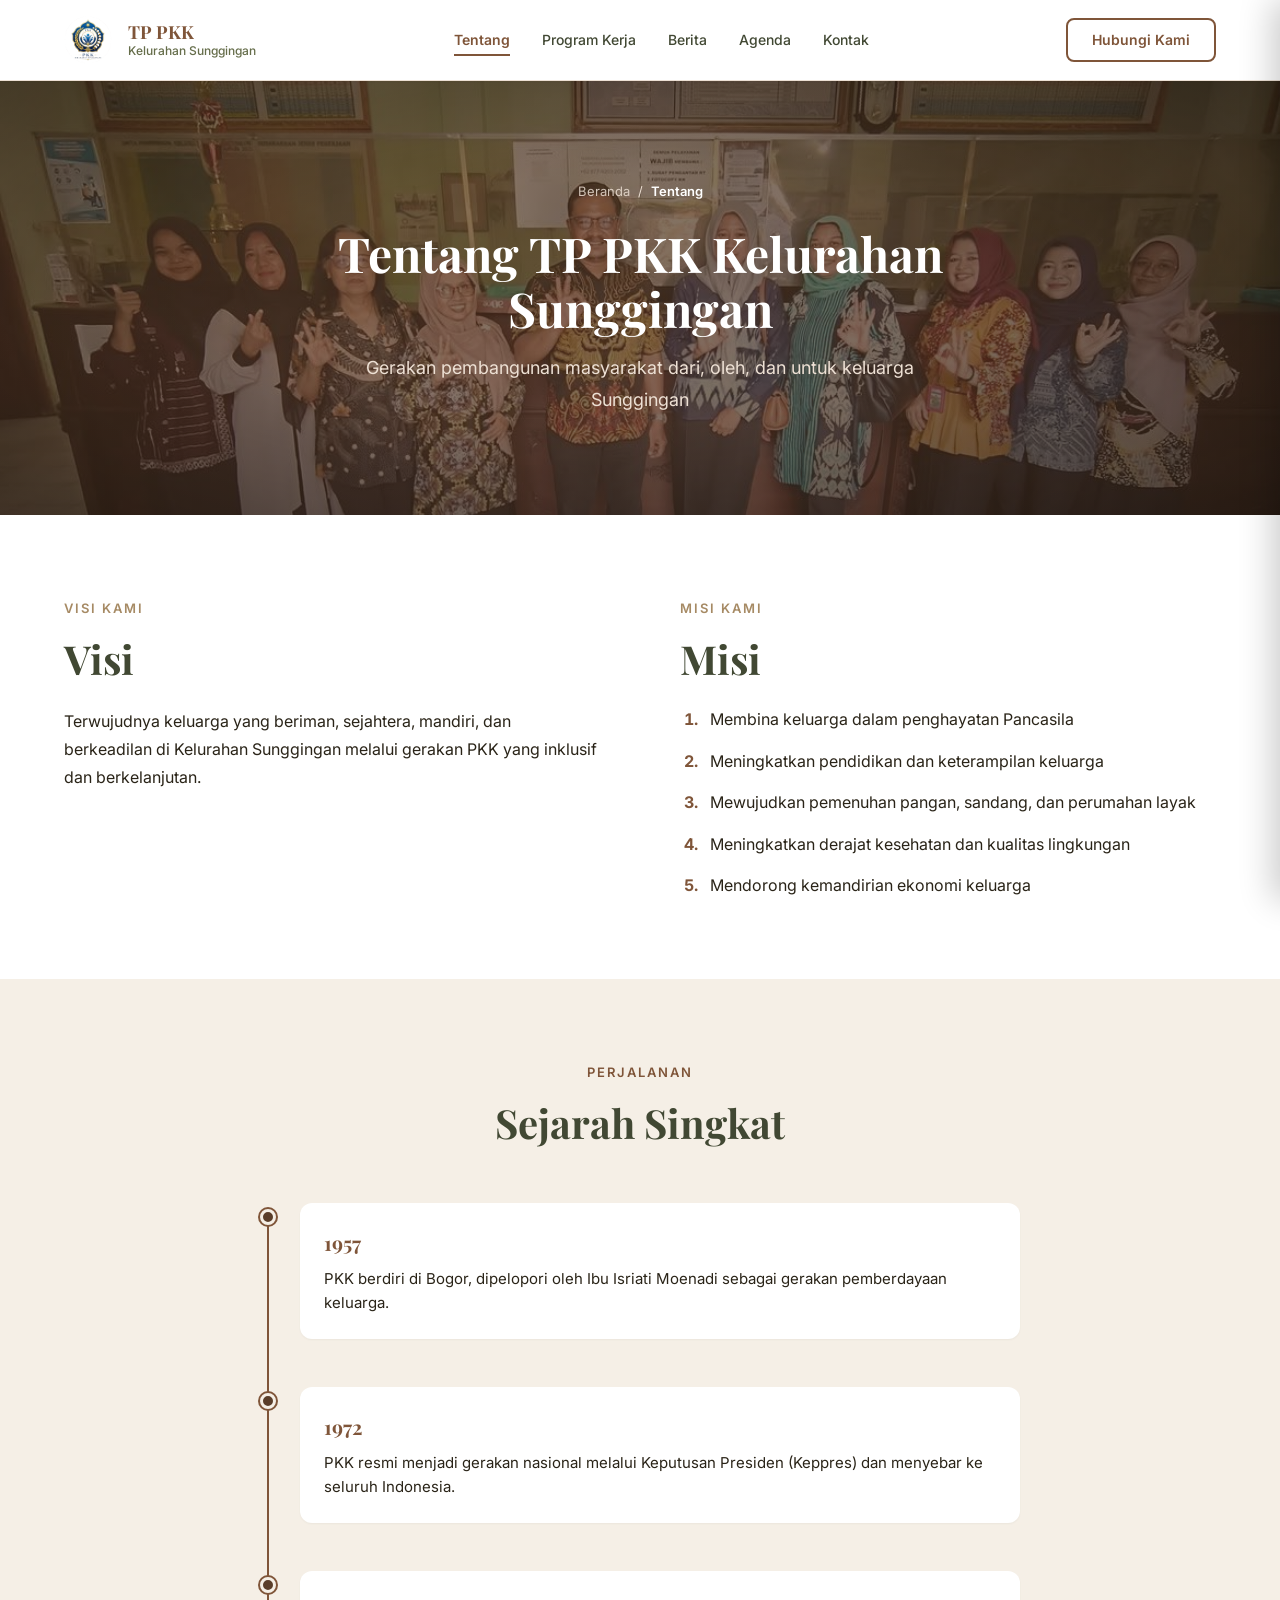
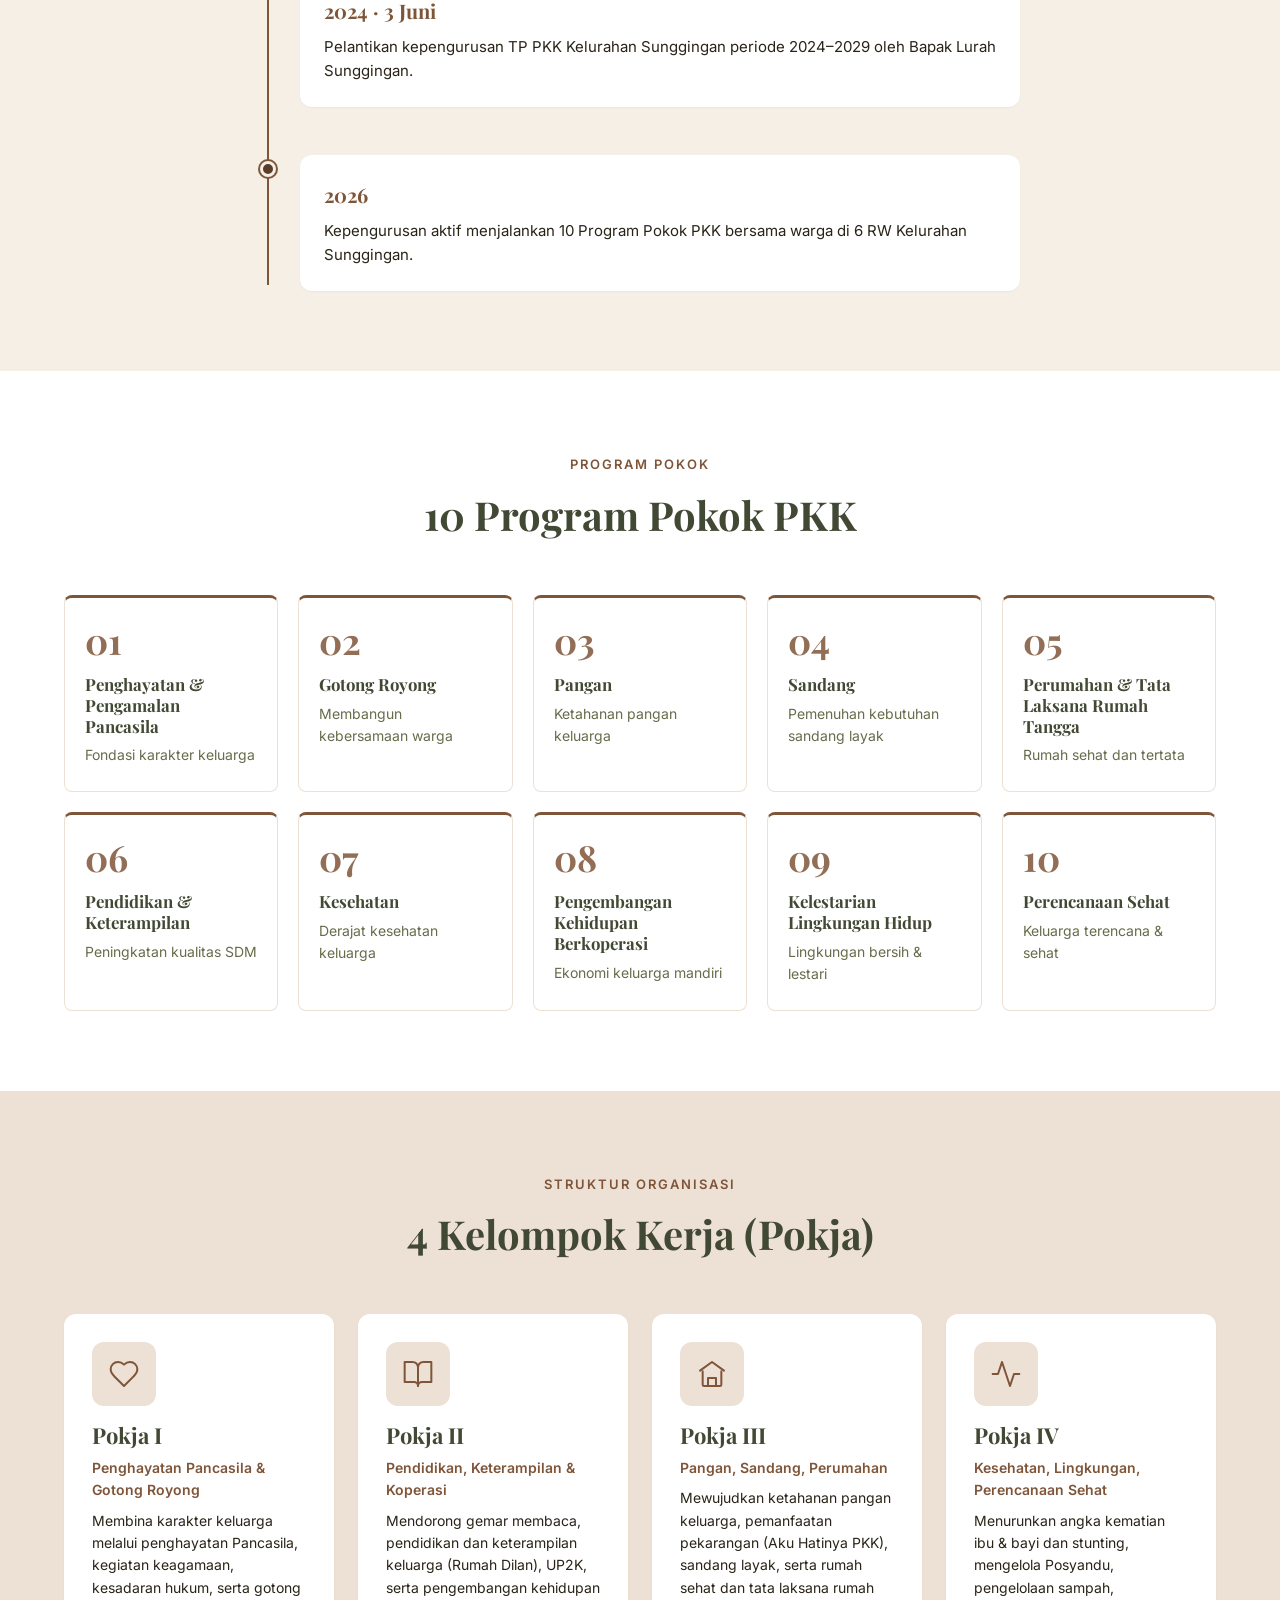
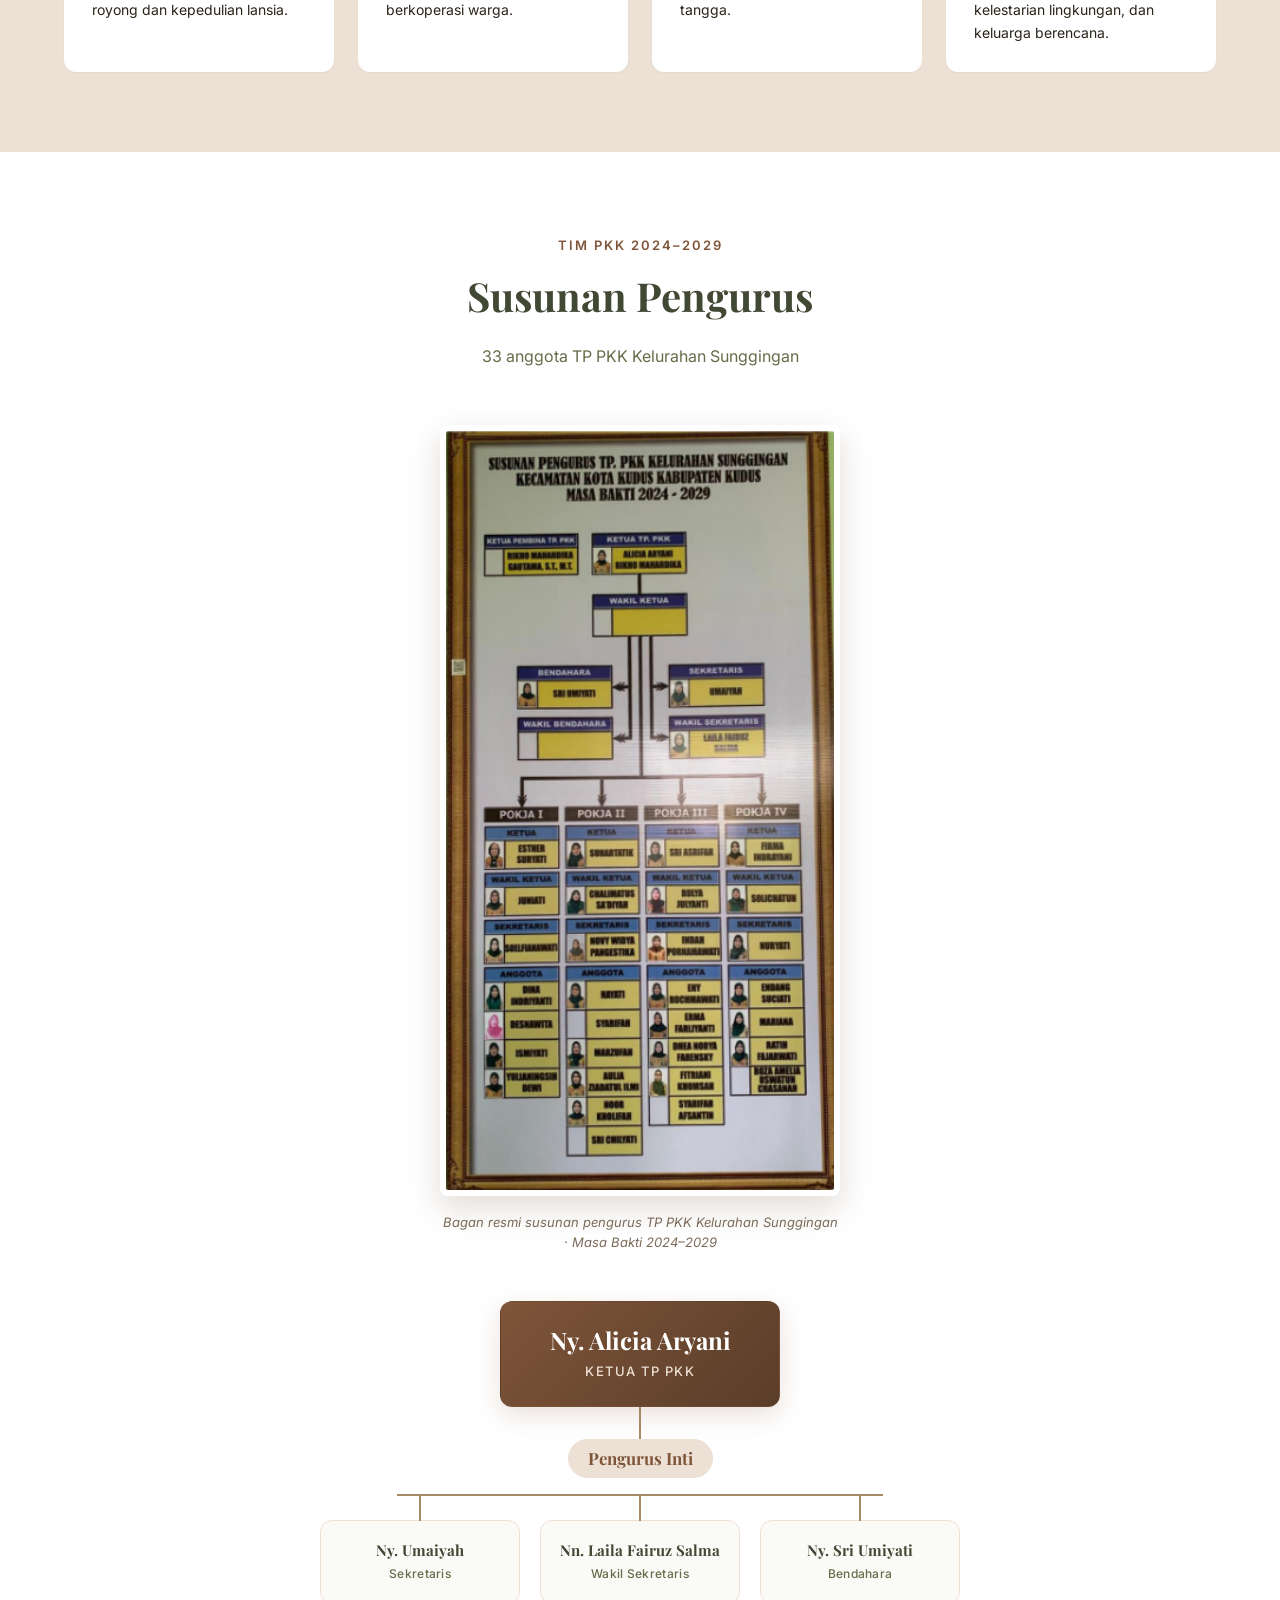
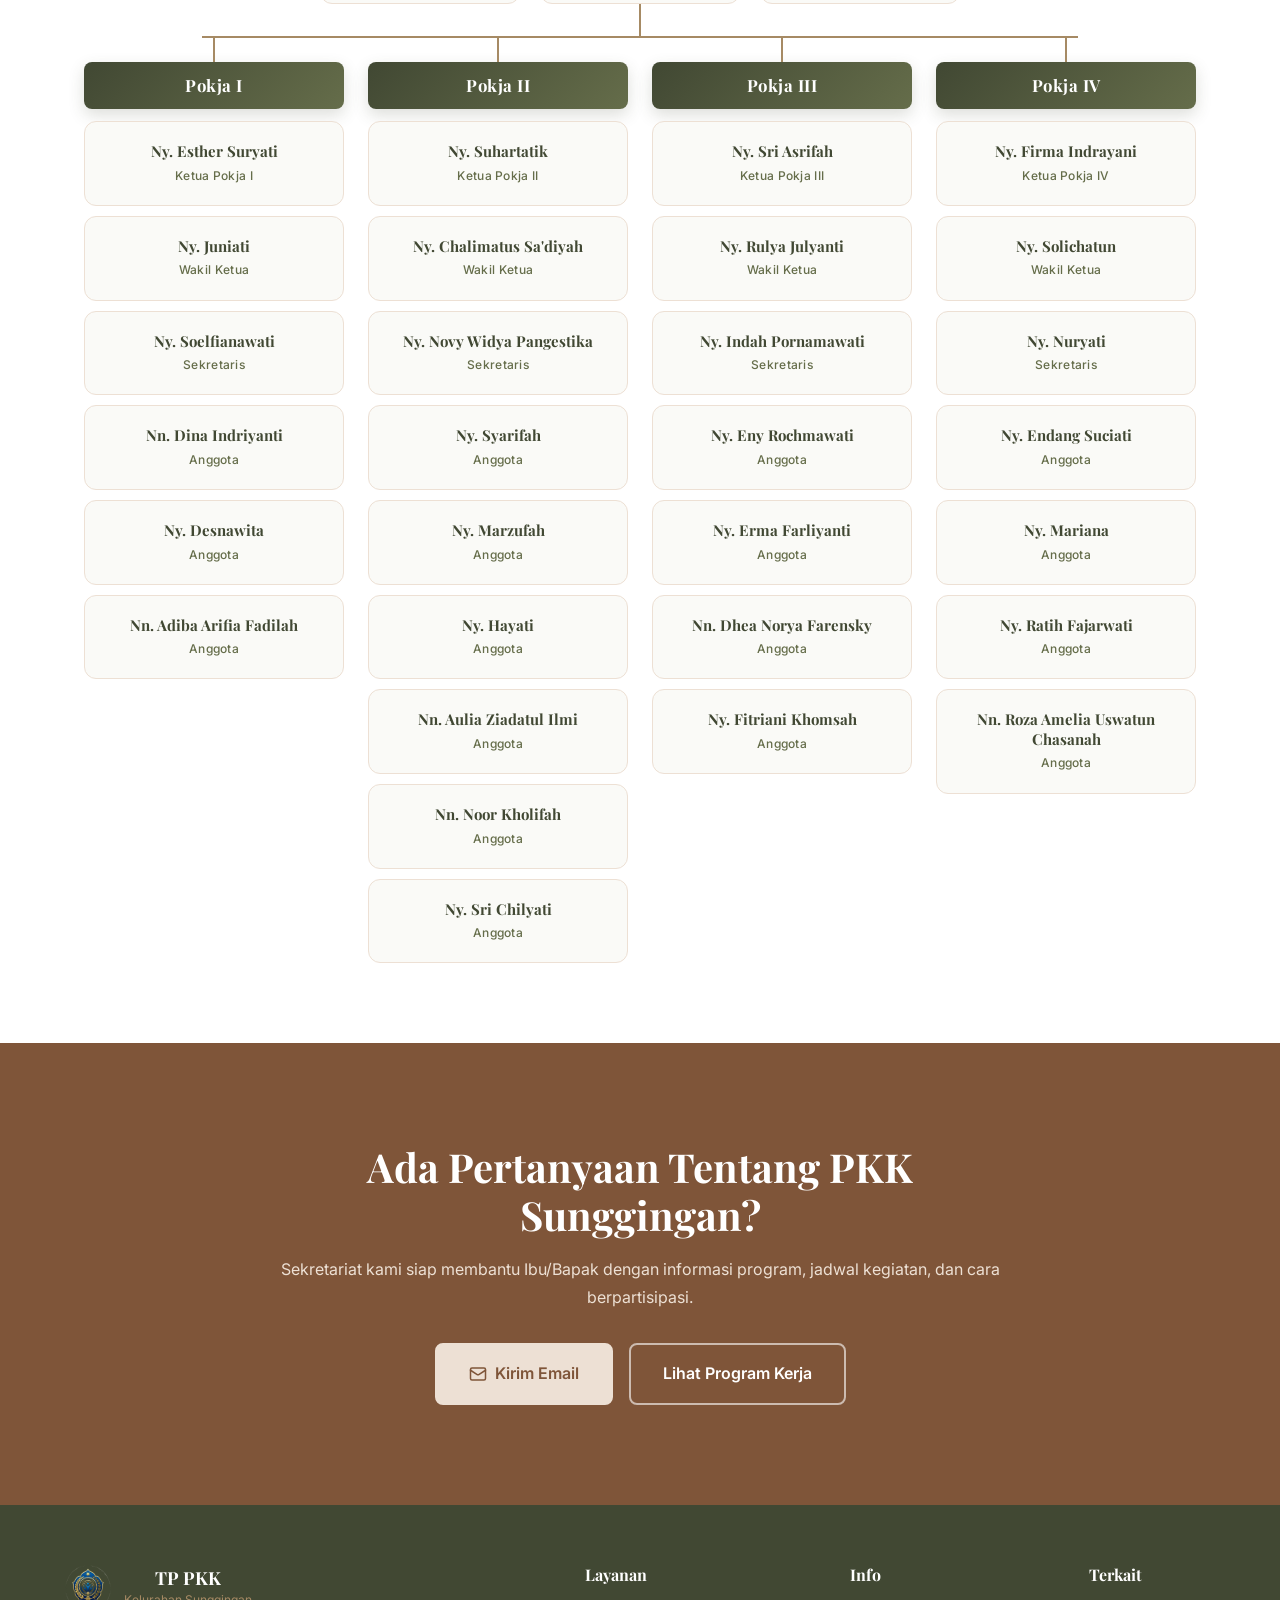
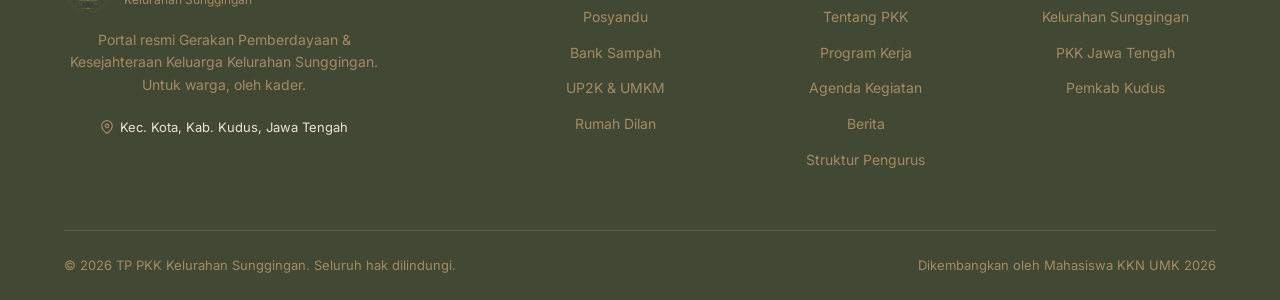
<file: tentang.html>
<!DOCTYPE html>
<html lang="id">
<head>
  <!-- ═══════════════════════════════════════
       META TAGS
       ═══════════════════════════════════════ -->
  <meta charset="UTF-8">
  <meta name="viewport" content="width=device-width, initial-scale=1.0">
  <meta http-equiv="X-UA-Compatible" content="IE=edge">

  <!-- SEO Meta -->
  <title>Tentang Kami – TP PKK Kelurahan Sunggingan, Kudus</title>
  <meta name="description" content="Profil, visi misi, sejarah, 10 Program Pokok PKK, 4 Pokja, dan susunan pengurus Tim Penggerak PKK Kelurahan Sunggingan, Kecamatan Kota, Kabupaten Kudus periode 2024–2029.">
  <meta name="keywords" content="Tentang PKK Sunggingan, Visi Misi PKK, 10 Program Pokok PKK, Pokja, Susunan Pengurus PKK Kudus">
  <meta name="author" content="TP PKK Kelurahan Sunggingan">
  <meta name="robots" content="index, follow">

  <!-- Open Graph -->
  <meta property="og:type" content="website">
  <meta property="og:title" content="Tentang TP PKK Kelurahan Sunggingan">
  <meta property="og:description" content="Profil, visi misi, sejarah, dan susunan pengurus TP PKK Kelurahan Sunggingan, Kudus">
  <meta property="og:url" content="https://pkksunggingan.my.id/tentang.html">
  <meta property="og:image" content="https://pkksunggingan.my.id/assets/img/logo/logo-pkk.PNG">
  <meta property="og:locale" content="id_ID">

  <!-- Favicon -->
  <link rel="icon" type="image/jpeg" href="assets/img/logo/logo-pkk.PNG">
  <link rel="apple-touch-icon" href="assets/img/logo/logo-pkk.PNG">

  <!-- ═══════════════════════════════════════
       GOOGLE FONTS
       ═══════════════════════════════════════ -->
  <link rel="preconnect" href="https://fonts.googleapis.com">
  <link rel="preconnect" href="https://fonts.gstatic.com" crossorigin>
  <link href="https://fonts.googleapis.com/css2?family=Playfair+Display:wght@400;600;700;800&family=Inter:wght@300;400;500;600;700&display=swap" rel="stylesheet">

  <!-- ═══════════════════════════════════════
       STYLESHEET
       ═══════════════════════════════════════ -->
  <link rel="stylesheet" href="assets/css/style.css">
</head>

<body>

  <!-- ══════════════════════════════════════════════════════════
       HEADER — Logo + Navigation (reuse dari index.html)
       ══════════════════════════════════════════════════════════ -->
  <header class="site-header">
    <div class="container header-inner">
      <a href="index.html" class="header-brand">
        <img src="assets/img/logo/logo-pkk.PNG" alt="Logo TP PKK Kelurahan Sunggingan" class="header-logo">
        <div class="header-brand-text">
          <span class="brand-name">TP PKK</span>
          <span class="brand-tagline">Kelurahan Sunggingan</span>
        </div>
      </a>

      <nav class="header-nav" aria-label="Navigasi utama">
        <ul class="nav-list">
          <li><a href="tentang.html" class="nav-link is-active" aria-current="page">Tentang</a></li>
          <li><a href="index.html#program" class="nav-link">Program Kerja</a></li>
          <li><a href="index.html#berita" class="nav-link">Berita</a></li>
          <li><a href="index.html#agenda" class="nav-link">Agenda</a></li>
          <li><a href="index.html#kontak" class="nav-link">Kontak</a></li>
        </ul>
      </nav>

      <a href="index.html#kontak" class="btn btn-outline btn-sm">Hubungi Kami</a>

      <!-- Mobile Menu Backdrop -->
      <div class="mobile-menu-backdrop" aria-hidden="true"></div>

      <!-- Mobile Menu Sidebar -->
      <div class="mobile-menu" id="mobile-menu" aria-hidden="true">
        <nav aria-label="Navigasi mobile">
          <ul class="mobile-nav-lists">
            <li><a href="tentang.html" class="mobile-nav-link is-active" aria-current="page">Tentang</a></li>
            <li><a href="index.html#program" class="mobile-nav-link">Program Kerja</a></li>
            <li><a href="index.html#berita" class="mobile-nav-link">Berita</a></li>
            <li><a href="index.html#agenda" class="mobile-nav-link">Agenda</a></li>
            <li><a href="index.html#kontak" class="mobile-nav-link">Kontak</a></li>
          </ul>
          <a href="index.html#kontak" class="btn btn-primary mobile-nav-cta">Hubungi Kami</a>
        </nav>
      </div>

      <button class="mobile-menu-toggle" aria-label="Buka menu" aria-expanded="false" aria-controls="mobile-menu">
        <span></span>
        <span></span>
        <span></span>
      </button>
    </div>
  </header>

  <main>

    <!-- ══════════════════════════════════════════════════════════
     SECTION 1: PAGE HERO
     ══════════════════════════════════════════════════════════ -->
    <section class="tentang-hero tentang-hero-photo">
      <div class="container">
        <nav class="tentang-breadcrumb" aria-label="Breadcrumb">
          <a href="index.html">Beranda</a>
          <span aria-hidden="true">/</span>
          <span aria-current="page">Tentang</span>
        </nav>
        <h1 class="tentang-hero-title">Tentang TP PKK Kelurahan Sunggingan</h1>
        <p class="tentang-hero-subtitle">
          Gerakan pembangunan masyarakat dari, oleh, dan untuk keluarga Sunggingan
        </p>
      </div>
    </section>

    <!-- ══════════════════════════════════════════════════════════
     SECTION 2: VISI & MISI
     ══════════════════════════════════════════════════════════ -->
    <section class="tentang-vismi">
      <div class="container">
        <div class="tentang-vismi-grid">

          <!-- Visi -->
          <div class="tentang-vismi-col">
            <span class="section-label">VISI KAMI</span>
            <h2 class="section-title">Visi</h2>
            <p class="tentang-vismi-text">
              Terwujudnya keluarga yang beriman, sejahtera, mandiri, dan berkeadilan
              di Kelurahan Sunggingan melalui gerakan PKK yang inklusif dan berkelanjutan.
            </p>
          </div>

          <!-- Misi -->
          <div class="tentang-vismi-col">
            <span class="section-label">MISI KAMI</span>
            <h2 class="section-title">Misi</h2>
            <ol class="tentang-misi-list">
              <li>Membina keluarga dalam penghayatan Pancasila</li>
              <li>Meningkatkan pendidikan dan keterampilan keluarga</li>
              <li>Mewujudkan pemenuhan pangan, sandang, dan perumahan layak</li>
              <li>Meningkatkan derajat kesehatan dan kualitas lingkungan</li>
              <li>Mendorong kemandirian ekonomi keluarga</li>
            </ol>
          </div>

        </div>
      </div>
    </section>

    <!-- ══════════════════════════════════════════════════════════
     SECTION 3: SEJARAH (Timeline)
     ══════════════════════════════════════════════════════════ -->
    <section class="tentang-sejarah">
      <div class="container">
        <div class="tentang-section-header">
          <span class="section-label section-label-brown">PERJALANAN</span>
          <h2 class="section-title">Sejarah Singkat</h2>
        </div>

        <ol class="tentang-timeline">
          <li class="tentang-timeline-item">
            <span class="tentang-timeline-dot" aria-hidden="true"></span>
            <div class="tentang-timeline-card">
              <span class="tentang-timeline-year">1957</span>
              <p class="tentang-timeline-text">
                PKK berdiri di Bogor, dipelopori oleh Ibu Isriati Moenadi sebagai
                gerakan pemberdayaan keluarga.
              </p>
            </div>
          </li>
          <li class="tentang-timeline-item">
            <span class="tentang-timeline-dot" aria-hidden="true"></span>
            <div class="tentang-timeline-card">
              <span class="tentang-timeline-year">1972</span>
              <p class="tentang-timeline-text">
                PKK resmi menjadi gerakan nasional melalui Keputusan Presiden
                (Keppres) dan menyebar ke seluruh Indonesia.
              </p>
            </div>
          </li>
          <li class="tentang-timeline-item">
            <span class="tentang-timeline-dot" aria-hidden="true"></span>
            <div class="tentang-timeline-card">
              <span class="tentang-timeline-year">2024 · 3 Juni</span>
              <p class="tentang-timeline-text">
                Pelantikan kepengurusan TP PKK Kelurahan Sunggingan periode
                2024–2029 oleh Bapak Lurah Sunggingan.
              </p>
            </div>
          </li>
          <li class="tentang-timeline-item">
            <span class="tentang-timeline-dot" aria-hidden="true"></span>
            <div class="tentang-timeline-card">
              <span class="tentang-timeline-year">2026</span>
              <p class="tentang-timeline-text">
                Kepengurusan aktif menjalankan 10 Program Pokok PKK bersama warga
                di 6 RW Kelurahan Sunggingan.
              </p>
            </div>
          </li>
        </ol>
      </div>
    </section>

    <!-- ══════════════════════════════════════════════════════════
     SECTION 4: 10 PROGRAM POKOK PKK
     ══════════════════════════════════════════════════════════ -->
    <section class="tentang-program">
      <div class="container">
        <div class="tentang-section-header">
          <span class="section-label section-label-brown">PROGRAM POKOK</span>
          <h2 class="section-title">10 Program Pokok PKK</h2>
        </div>

        <div class="tentang-program-grid">
          <article class="tentang-program-card">
            <span class="tentang-program-num">01</span>
            <h3 class="tentang-program-title">Penghayatan &amp; Pengamalan Pancasila</h3>
            <p class="tentang-program-desc">Fondasi karakter keluarga</p>
          </article>
          <article class="tentang-program-card">
            <span class="tentang-program-num">02</span>
            <h3 class="tentang-program-title">Gotong Royong</h3>
            <p class="tentang-program-desc">Membangun kebersamaan warga</p>
          </article>
          <article class="tentang-program-card">
            <span class="tentang-program-num">03</span>
            <h3 class="tentang-program-title">Pangan</h3>
            <p class="tentang-program-desc">Ketahanan pangan keluarga</p>
          </article>
          <article class="tentang-program-card">
            <span class="tentang-program-num">04</span>
            <h3 class="tentang-program-title">Sandang</h3>
            <p class="tentang-program-desc">Pemenuhan kebutuhan sandang layak</p>
          </article>
          <article class="tentang-program-card">
            <span class="tentang-program-num">05</span>
            <h3 class="tentang-program-title">Perumahan &amp; Tata Laksana Rumah Tangga</h3>
            <p class="tentang-program-desc">Rumah sehat dan tertata</p>
          </article>
          <article class="tentang-program-card">
            <span class="tentang-program-num">06</span>
            <h3 class="tentang-program-title">Pendidikan &amp; Keterampilan</h3>
            <p class="tentang-program-desc">Peningkatan kualitas SDM</p>
          </article>
          <article class="tentang-program-card">
            <span class="tentang-program-num">07</span>
            <h3 class="tentang-program-title">Kesehatan</h3>
            <p class="tentang-program-desc">Derajat kesehatan keluarga</p>
          </article>
          <article class="tentang-program-card">
            <span class="tentang-program-num">08</span>
            <h3 class="tentang-program-title">Pengembangan Kehidupan Berkoperasi</h3>
            <p class="tentang-program-desc">Ekonomi keluarga mandiri</p>
          </article>
          <article class="tentang-program-card">
            <span class="tentang-program-num">09</span>
            <h3 class="tentang-program-title">Kelestarian Lingkungan Hidup</h3>
            <p class="tentang-program-desc">Lingkungan bersih &amp; lestari</p>
          </article>
          <article class="tentang-program-card">
            <span class="tentang-program-num">10</span>
            <h3 class="tentang-program-title">Perencanaan Sehat</h3>
            <p class="tentang-program-desc">Keluarga terencana &amp; sehat</p>
          </article>
        </div>
      </div>
    </section>

    <!-- ══════════════════════════════════════════════════════════
     SECTION 5: 4 POKJA
     ══════════════════════════════════════════════════════════ -->
    <section class="tentang-pokja">
      <div class="container">
        <div class="tentang-section-header">
          <span class="section-label section-label-brown">STRUKTUR ORGANISASI</span>
          <h2 class="section-title">4 Kelompok Kerja (Pokja)</h2>
        </div>

        <div class="tentang-pokja-grid">

          <!-- Pokja I -->
          <article class="tentang-pokja-card">
            <span class="tentang-pokja-icon" aria-hidden="true">
              <svg xmlns="http://www.w3.org/2000/svg" width="32" height="32" viewBox="0 0 24 24" fill="none" stroke="currentColor" stroke-width="1.5" stroke-linecap="round" stroke-linejoin="round">
                <path d="M19 14c1.49-1.46 3-3.21 3-5.5A5.5 5.5 0 0 0 16.5 3c-1.76 0-3 .5-4.5 2-1.5-1.5-2.74-2-4.5-2A5.5 5.5 0 0 0 2 8.5c0 2.29 1.51 4.04 3 5.5l7 7Z"/>
              </svg>
            </span>
            <h3 class="tentang-pokja-title">Pokja I</h3>
            <p class="tentang-pokja-sub">Penghayatan Pancasila &amp; Gotong Royong</p>
            <p class="tentang-pokja-desc">
              Membina karakter keluarga melalui penghayatan Pancasila, kegiatan
              keagamaan, kesadaran hukum, serta gotong royong dan kepedulian lansia.
            </p>
          </article>

          <!-- Pokja II -->
          <article class="tentang-pokja-card">
            <span class="tentang-pokja-icon" aria-hidden="true">
              <svg xmlns="http://www.w3.org/2000/svg" width="32" height="32" viewBox="0 0 24 24" fill="none" stroke="currentColor" stroke-width="1.5" stroke-linecap="round" stroke-linejoin="round">
                <path d="M2 3h6a4 4 0 0 1 4 4v14a3 3 0 0 0-3-3H2z"/>
                <path d="M22 3h-6a4 4 0 0 0-4 4v14a3 3 0 0 1 3-3h7z"/>
              </svg>
            </span>
            <h3 class="tentang-pokja-title">Pokja II</h3>
            <p class="tentang-pokja-sub">Pendidikan, Keterampilan &amp; Koperasi</p>
            <p class="tentang-pokja-desc">
              Mendorong gemar membaca, pendidikan dan keterampilan keluarga (Rumah
              Dilan), UP2K, serta pengembangan kehidupan berkoperasi warga.
            </p>
          </article>

          <!-- Pokja III -->
          <article class="tentang-pokja-card">
            <span class="tentang-pokja-icon" aria-hidden="true">
              <svg xmlns="http://www.w3.org/2000/svg" width="32" height="32" viewBox="0 0 24 24" fill="none" stroke="currentColor" stroke-width="1.5" stroke-linecap="round" stroke-linejoin="round">
                <path d="M3 9.5 12 3l9 6.5"/>
                <path d="M5 10v10a1 1 0 0 0 1 1h12a1 1 0 0 0 1-1V10"/>
                <path d="M9 21v-6h6v6"/>
              </svg>
            </span>
            <h3 class="tentang-pokja-title">Pokja III</h3>
            <p class="tentang-pokja-sub">Pangan, Sandang, Perumahan</p>
            <p class="tentang-pokja-desc">
              Mewujudkan ketahanan pangan keluarga, pemanfaatan pekarangan (Aku
              Hatinya PKK), sandang layak, serta rumah sehat dan tata laksana rumah tangga.
            </p>
          </article>

          <!-- Pokja IV -->
          <article class="tentang-pokja-card">
            <span class="tentang-pokja-icon" aria-hidden="true">
              <svg xmlns="http://www.w3.org/2000/svg" width="32" height="32" viewBox="0 0 24 24" fill="none" stroke="currentColor" stroke-width="1.5" stroke-linecap="round" stroke-linejoin="round">
                <path d="M22 12h-4l-3 9L9 3l-3 9H2"/>
              </svg>
            </span>
            <h3 class="tentang-pokja-title">Pokja IV</h3>
            <p class="tentang-pokja-sub">Kesehatan, Lingkungan, Perencanaan Sehat</p>
            <p class="tentang-pokja-desc">
              Menurunkan angka kematian ibu &amp; bayi dan stunting, mengelola Posyandu,
              pengelolaan sampah, kelestarian lingkungan, dan keluarga berencana.
            </p>
          </article>

        </div>
      </div>
    </section>

    <!-- ══════════════════════════════════════════════════════════
     SECTION 6: SUSUNAN PENGURUS
     ══════════════════════════════════════════════════════════ -->
    <!-- Data: Buku Daftar Anggota TP PKK Kelurahan Sunggingan Tahun 2026 (33 anggota) -->
    <section class="tentang-pengurus" id="pengurus">
      <div class="container">
        <div class="tentang-section-header">
          <span class="section-label section-label-brown">TIM PKK 2024–2029</span>
          <h2 class="section-title">Susunan Pengurus</h2>
          <p class="section-subtitle">33 anggota TP PKK Kelurahan Sunggingan</p>
        </div>

        <!-- Bagan resmi (foto papan susunan pengurus) -->
        <figure class="tentang-pengurus-photo">
          <a href="assets/img/hero/susunan-pengurus-pkk-sunggingan.jpg" target="_blank" rel="noopener" aria-label="Buka bagan susunan pengurus ukuran penuh">
            <img
              src="assets/img/hero/susunan-pengurus-pkk-sunggingan.jpg"
              alt="Bagan susunan pengurus TP PKK Kelurahan Sunggingan periode 2024–2029, memuat Ketua Pembina, Ketua TP PKK, Wakil, Sekretaris, Bendahara, serta anggota Pokja I–IV"
              loading="lazy"
              width="360"
            />
          </a>
          <figcaption>Bagan resmi susunan pengurus TP PKK Kelurahan Sunggingan &middot; Masa Bakti 2024&ndash;2029</figcaption>
        </figure>

        <!-- Bagan struktur: Ketua → Pengurus Inti → 4 Pokja -->
        <div class="pchart">

          <!-- Ketua (root) -->
          <article class="tentang-pengurus-card is-ketua">
            <p class="tentang-pengurus-name">Ny. Alicia Aryani</p>
            <p class="tentang-pengurus-role">Ketua TP PKK</p>
          </article>

          <div class="pchart-trunk" aria-hidden="true"></div>

          <!-- Pengurus Inti -->
          <p class="pchart-branch-label">Pengurus Inti</p>
          <div class="pchart-fanout">
            <article class="tentang-pengurus-card">
              <p class="tentang-pengurus-name">Ny. Umaiyah</p>
              <p class="tentang-pengurus-role">Sekretaris</p>
            </article>
            <article class="tentang-pengurus-card">
              <p class="tentang-pengurus-name">Nn. Laila Fairuz Salma</p>
              <p class="tentang-pengurus-role">Wakil Sekretaris</p>
            </article>
            <article class="tentang-pengurus-card">
              <p class="tentang-pengurus-name">Ny. Sri Umiyati</p>
              <p class="tentang-pengurus-role">Bendahara</p>
            </article>
          </div>

          <div class="pchart-trunk" aria-hidden="true"></div>

          <!-- POKJA ROW: 4 kelompok kerja (cabang bagan) -->
          <div class="pchart-pokja-row">

          <!-- Pokja I -->
          <div class="pchart-pokja">
          <div class="pchart-pokja-label">Pokja I</div>
          <div class="tentang-pengurus-grid pchart-pokja-body">
          <article class="tentang-pengurus-card">

            <p class="tentang-pengurus-name">Ny. Esther Suryati</p>
            <p class="tentang-pengurus-role">Ketua Pokja I</p>
          </article>
          <article class="tentang-pengurus-card">

            <p class="tentang-pengurus-name">Ny. Juniati</p>
            <p class="tentang-pengurus-role">Wakil Ketua</p>
          </article>
          <article class="tentang-pengurus-card">

            <p class="tentang-pengurus-name">Ny. Soelfianawati</p>
            <p class="tentang-pengurus-role">Sekretaris</p>
          </article>
          <article class="tentang-pengurus-card">

            <p class="tentang-pengurus-name">Nn. Dina Indriyanti</p>
            <p class="tentang-pengurus-role">Anggota</p>
          </article>
          <article class="tentang-pengurus-card">

            <p class="tentang-pengurus-name">Ny. Desnawita</p>
            <p class="tentang-pengurus-role">Anggota</p>
          </article>
          <article class="tentang-pengurus-card">

            <p class="tentang-pengurus-name">Nn. Adiba Arifia Fadilah</p>
            <p class="tentang-pengurus-role">Anggota</p>
          </article>
          </div>
          </div>

          <!-- Pokja II -->
          <div class="pchart-pokja">
          <div class="pchart-pokja-label">Pokja II</div>
          <div class="tentang-pengurus-grid pchart-pokja-body">
          <article class="tentang-pengurus-card">

            <p class="tentang-pengurus-name">Ny. Suhartatik</p>
            <p class="tentang-pengurus-role">Ketua Pokja II</p>
          </article>
          <article class="tentang-pengurus-card">

            <p class="tentang-pengurus-name">Ny. Chalimatus Sa'diyah</p>
            <p class="tentang-pengurus-role">Wakil Ketua</p>
          </article>
          <article class="tentang-pengurus-card">

            <p class="tentang-pengurus-name">Ny. Novy Widya Pangestika</p>
            <p class="tentang-pengurus-role">Sekretaris</p>
          </article>
          <article class="tentang-pengurus-card">

            <p class="tentang-pengurus-name">Ny. Syarifah</p>
            <p class="tentang-pengurus-role">Anggota</p>
          </article>
          <article class="tentang-pengurus-card">

            <p class="tentang-pengurus-name">Ny. Marzufah</p>
            <p class="tentang-pengurus-role">Anggota</p>
          </article>
          <article class="tentang-pengurus-card">

            <p class="tentang-pengurus-name">Ny. Hayati</p>
            <p class="tentang-pengurus-role">Anggota</p>
          </article>
          <article class="tentang-pengurus-card">

            <p class="tentang-pengurus-name">Nn. Aulia Ziadatul Ilmi</p>
            <p class="tentang-pengurus-role">Anggota</p>
          </article>
          <article class="tentang-pengurus-card">

            <p class="tentang-pengurus-name">Nn. Noor Kholifah</p>
            <p class="tentang-pengurus-role">Anggota</p>
          </article>
          <article class="tentang-pengurus-card">

            <p class="tentang-pengurus-name">Ny. Sri Chilyati</p>
            <p class="tentang-pengurus-role">Anggota</p>
          </article>
          </div>
          </div>

          <!-- Pokja III -->
          <div class="pchart-pokja">
          <div class="pchart-pokja-label">Pokja III</div>
          <div class="tentang-pengurus-grid pchart-pokja-body">
          <article class="tentang-pengurus-card">

            <p class="tentang-pengurus-name">Ny. Sri Asrifah</p>
            <p class="tentang-pengurus-role">Ketua Pokja III</p>
          </article>
          <article class="tentang-pengurus-card">

            <p class="tentang-pengurus-name">Ny. Rulya Julyanti</p>
            <p class="tentang-pengurus-role">Wakil Ketua</p>
          </article>
          <article class="tentang-pengurus-card">

            <p class="tentang-pengurus-name">Ny. Indah Pornamawati</p>
            <p class="tentang-pengurus-role">Sekretaris</p>
          </article>
          <article class="tentang-pengurus-card">

            <p class="tentang-pengurus-name">Ny. Eny Rochmawati</p>
            <p class="tentang-pengurus-role">Anggota</p>
          </article>
          <article class="tentang-pengurus-card">

            <p class="tentang-pengurus-name">Ny. Erma Farliyanti</p>
            <p class="tentang-pengurus-role">Anggota</p>
          </article>
          <article class="tentang-pengurus-card">

            <p class="tentang-pengurus-name">Nn. Dhea Norya Farensky</p>
            <p class="tentang-pengurus-role">Anggota</p>
          </article>
          <article class="tentang-pengurus-card">

            <p class="tentang-pengurus-name">Ny. Fitriani Khomsah</p>
            <p class="tentang-pengurus-role">Anggota</p>
          </article>
          </div>
          </div>

          <!-- Pokja IV -->
          <div class="pchart-pokja">
          <div class="pchart-pokja-label">Pokja IV</div>
          <div class="tentang-pengurus-grid pchart-pokja-body">
          <article class="tentang-pengurus-card">

            <p class="tentang-pengurus-name">Ny. Firma Indrayani</p>
            <p class="tentang-pengurus-role">Ketua Pokja IV</p>
          </article>
          <article class="tentang-pengurus-card">

            <p class="tentang-pengurus-name">Ny. Solichatun</p>
            <p class="tentang-pengurus-role">Wakil Ketua</p>
          </article>
          <article class="tentang-pengurus-card">

            <p class="tentang-pengurus-name">Ny. Nuryati</p>
            <p class="tentang-pengurus-role">Sekretaris</p>
          </article>
          <article class="tentang-pengurus-card">

            <p class="tentang-pengurus-name">Ny. Endang Suciati</p>
            <p class="tentang-pengurus-role">Anggota</p>
          </article>
          <article class="tentang-pengurus-card">

            <p class="tentang-pengurus-name">Ny. Mariana</p>
            <p class="tentang-pengurus-role">Anggota</p>
          </article>
          <article class="tentang-pengurus-card">

            <p class="tentang-pengurus-name">Ny. Ratih Fajarwati</p>
            <p class="tentang-pengurus-role">Anggota</p>
          </article>
          <article class="tentang-pengurus-card">

            <p class="tentang-pengurus-name">Nn. Roza Amelia Uswatun Chasanah</p>
            <p class="tentang-pengurus-role">Anggota</p>
          </article>
          </div>
          </div>

          </div><!-- /.pchart-pokja-row -->

        </div><!-- /.pchart -->

      </div>
    </section>

    <!-- ══════════════════════════════════════════════════════════
     SECTION 7: CTA HUBUNGI KAMI
     ══════════════════════════════════════════════════════════ -->
    <section class="tentang-cta">
      <div class="container">
        <div class="tentang-cta-inner">
          <h2 class="tentang-cta-title">Ada Pertanyaan Tentang PKK Sunggingan?</h2>
          <p class="tentang-cta-text">
            Sekretariat kami siap membantu Ibu/Bapak dengan informasi program,
            jadwal kegiatan, dan cara berpartisipasi.
          </p>
          <div class="tentang-cta-actions">
            <a href="mailto:pkksunggingan@gmail.com" class="btn tentang-cta-btn-primary">
              <svg xmlns="http://www.w3.org/2000/svg" width="18" height="18" viewBox="0 0 24 24" fill="none" stroke="currentColor" stroke-width="2" stroke-linecap="round" stroke-linejoin="round">
                <rect x="2" y="4" width="20" height="16" rx="2"/>
                <path d="m22 7-8.97 5.7a1.94 1.94 0 0 1-2.06 0L2 7"/>
              </svg>
              Kirim Email
            </a>
            <a href="index.html#program" class="btn tentang-cta-btn-secondary">
              Lihat Program Kerja
            </a>
          </div>
        </div>
      </div>
    </section>

  </main>

<!-- ══════════════════════════════════════════════════════════
     FOOTER
     ══════════════════════════════════════════════════════════ -->
<footer class="site-footer">
  <div class="container">
    
    <!-- Footer Main: 4 Kolom -->
    <div class="footer-main">
      
      <!-- Kolom 1: Brand -->
      <div class="footer-col footer-brand">
        <div class="footer-logo">
          <img src="assets/img/logo/logo-pkk.PNG" alt="Logo TP PKK Kelurahan Sunggingan" class="footer-logo-img">
          <div class="footer-brand-text">
            <span class="footer-brand-name">TP PKK</span>
            <span class="footer-brand-sub">Kelurahan Sunggingan</span>
          </div>
        </div>
        <p class="footer-desc">
          Portal resmi Gerakan Pemberdayaan & Kesejahteraan Keluarga
          Kelurahan Sunggingan. Untuk warga, oleh kader.
        </p>
        <div class="footer-address">
          <svg xmlns="http://www.w3.org/2000/svg" width="14" height="14" viewBox="0 0 24 24" fill="none" stroke="currentColor" stroke-width="2" stroke-linecap="round" stroke-linejoin="round">
            <path d="M21 10c0 7-9 13-9 13s-9-6-9-13a9 9 0 0 1 18 0z"/>
            <circle cx="12" cy="10" r="3"/>
          </svg>
          Kec. Kota, Kab. Kudus, Jawa Tengah
        </div>
      </div>

      <!-- Kolom 2: Layanan -->
      <div class="footer-col">
        <h4 class="footer-heading">Layanan</h4>
        <ul class="footer-links">
          <li><a href="index.html#agenda">Posyandu</a></li>
          <li><a href="index.html#berita">Bank Sampah</a></li>
          <li><a href="index.html#berita">UP2K & UMKM</a></li>
          <li><a href="index.html#berita">Rumah Dilan</a></li>
        </ul>
      </div>

      <!-- Kolom 3: Info -->
      <div class="footer-col">
        <h4 class="footer-heading">Info</h4>
        <ul class="footer-links">
          <li><a href="tentang.html">Tentang PKK</a></li>
          <li><a href="index.html#program">Program Kerja</a></li>
          <li><a href="index.html#agenda">Agenda Kegiatan</a></li>
          <li><a href="index.html#berita">Berita</a></li>
          <li><a href="tentang.html#pengurus">Struktur Pengurus</a></li>
        </ul>
      </div>

      <!-- Kolom 4: Terkait -->
      <div class="footer-col">
        <h4 class="footer-heading">Terkait</h4>
        <ul class="footer-links">
          <li><a href="https://kelurahan-sunggingan.kuduskab.go.id" target="_blank" rel="noopener">Kelurahan Sunggingan</a></li>
          <li><a href="https://pkk.jatengprov.go.id" target="_blank" rel="noopener">PKK Jawa Tengah</a></li>
          <li><a href="https://kuduskab.go.id" target="_blank" rel="noopener">Pemkab Kudus</a></li>
        </ul>
      </div>

    </div>

    <!-- Footer Bottom: Copyright -->
    <div class="footer-bottom">
      <p class="footer-copyright">
        © 2026 TP PKK Kelurahan Sunggingan. Seluruh hak dilindungi.
      </p>
      <p class="footer-credit">
        Dikembangkan oleh Mahasiswa KKN UMK 2026
      </p>
    </div>

  </div>
</footer>

  <!-- ═══════════════════════════════════════
       JAVASCRIPT
       ═══════════════════════════════════════ -->
  <script src="assets/js/main.js" defer></script>

</body>
</html>
</file>
<file: assets/css/style.css>
/* ═══════════════════════════════════════════════════════════════
   PKK KELURAHAN SUNGGINGAN — Stylesheet Utama
   ═══════════════════════════════════════════════════════════════
   Author: KKN UMK 2026
   Updated: 19 Juli 2026
   ═══════════════════════════════════════════════════════════════ */

/* ───────────────────────────────────────────────────────────────
   1. CSS VARIABLES (Design Tokens)
   ─────────────────────────────────────────────────────────────── */
:root {
  /* Palette Warna */
  --color-primary: #7f5539;         /* coklat tua */
  --color-primary-light: #A68A64;   /* khaki */
  --color-background: #EDE0D4;      /* cream */
  --color-accent: #656D4A;          /* olive */
  --color-text-dark: #414833;       /* dark olive */

  /* Warna Pendukung */
  --color-white: #FFFFFF;
  --color-near-white: #FAFAF7;
  --color-text-body: #2A2418;       /* text body readable */
  --color-gold-accent: #B08D57;     /* opsional highlight */

  /* Typography */
  --font-heading: 'Playfair Display', Georgia, serif;
  --font-body: 'Inter', -apple-system, BlinkMacSystemFont, 'Segoe UI', sans-serif;

  /* Font Size Scale */
  --fs-h1: clamp(2.5rem, 4vw, 3.5rem);     /* 40-56px */
  --fs-h2: clamp(2rem, 3vw, 2.625rem);     /* 32-42px */
  --fs-h3: clamp(1.5rem, 2vw, 1.75rem);    /* 24-28px */
  --fs-h4: 1.25rem;                        /* 20px */
  --fs-body: 1rem;                         /* 16px */
  --fs-small: 0.875rem;                    /* 14px */
  --fs-tiny: 0.75rem;                      /* 12px */

  /* Line Height */
  --lh-tight: 1.2;
  --lh-normal: 1.6;
  --lh-relaxed: 1.75;

  /* Spacing Scale */
  --space-xs: 0.25rem;    /* 4px */
  --space-sm: 0.5rem;     /* 8px */
  --space-md: 1rem;       /* 16px */
  --space-lg: 1.5rem;     /* 24px */
  --space-xl: 2rem;       /* 32px */
  --space-2xl: 3rem;      /* 48px */
  --space-3xl: 5rem;      /* 80px */
  --space-4xl: 6rem;      /* 96px */

  /* Border Radius */
  --radius-sm: 4px;
  --radius-md: 8px;
  --radius-lg: 12px;
  --radius-full: 9999px;

  /* Shadow */
  --shadow-sm: 0 1px 2px rgba(65, 72, 51, 0.05);
  --shadow-md: 0 2px 8px rgba(65, 72, 51, 0.08);
  --shadow-lg: 0 4px 16px rgba(65, 72, 51, 0.12);

  /* Container Max Width */
  --container-max: 1200px;

  /* Transitions */
  --transition-fast: 150ms ease;
  --transition-normal: 250ms ease;
}

/* ───────────────────────────────────────────────────────────────
   2. CSS RESET & BASE
   ─────────────────────────────────────────────────────────────── */
*, *::before, *::after {
  box-sizing: border-box;
  margin: 0;
  padding: 0;
}

html {
  scroll-behavior: smooth;
  scroll-padding-top: 80px; /* offset untuk fixed header */
}

body {
  font-family: var(--font-body);
  font-size: var(--fs-body);
  line-height: var(--lh-normal);
  color: var(--color-text-body);
  background-color: var(--color-white);
  -webkit-font-smoothing: antialiased;
  -moz-osx-font-smoothing: grayscale;
}

img {
  max-width: 100%;
  height: auto;
  display: block;
}

button {
  cursor: pointer;
  border: none;
  background: none;
  font-family: inherit;
}

a {
  color: inherit;
  text-decoration: none;
  transition: color var(--transition-fast);
}

ul, ol {
  list-style: none;
}

/* Typography Base */
h1, h2, h3, h4, h5, h6 {
  font-family: var(--font-heading);
  font-weight: 700;
  line-height: var(--lh-tight);
  color: var(--color-text-dark);
}

h1 { font-size: var(--fs-h1); }
h2 { font-size: var(--fs-h2); }
h3 { font-size: var(--fs-h3); }
h4 { font-size: var(--fs-h4); }

p {
  line-height: var(--lh-normal);
}

/* ───────────────────────────────────────────────────────────────
   3. UTILITY CLASSES
   ─────────────────────────────────────────────────────────────── */
.container {
  max-width: var(--container-max);
  margin-inline: auto;
  padding-inline: var(--space-lg);
}

.btn {
  display: inline-flex;
  align-items: center;
  justify-content: center;
  gap: var(--space-sm);
  padding: var(--space-md) var(--space-xl);
  font-family: var(--font-body);
  font-weight: 600;
  font-size: var(--fs-body);
  border-radius: var(--radius-md);
  transition: all var(--transition-normal);
  min-height: 44px;
  border: 2px solid transparent;
}

.btn-primary {
  background-color: var(--color-primary);
  color: var(--color-white);
}

.btn-primary:hover {
  background-color: var(--color-text-dark);
}

.btn-outline {
  background-color: transparent;
  color: var(--color-primary);
  border-color: var(--color-primary);
}

.btn-outline:hover {
  background-color: var(--color-primary);
  color: var(--color-white);
}

.btn-sm {
  padding: var(--space-sm) var(--space-lg);
  font-size: var(--fs-small);
}

/* ───────────────────────────────────────────────────────────────
   4. HEADER
   ─────────────────────────────────────────────────────────────── */
.site-header {
  position: sticky;
  top: 0;
  z-index: 100;
  background-color: var(--color-white);
  border-bottom: 1px solid var(--color-background);
  box-shadow: var(--shadow-sm);
}

.header-inner {
  display: flex;
  align-items: center;
  justify-content: space-between;
  gap: var(--space-lg);
  padding-block: var(--space-md);
}

.header-brand {
  display: flex;
  align-items: center;
  gap: var(--space-md);
  color: var(--color-text-dark);
}

.header-logo {
  width: 48px;
  height: 48px;
  border-radius: var(--radius-full);
  object-fit: cover;
  flex-shrink: 0;
}

.header-brand-text {
  display: flex;
  flex-direction: column;
  line-height: 1.2;
}

.brand-name {
  font-family: var(--font-heading);
  font-size: 1.125rem;
  font-weight: 700;
  color: var(--color-primary);
}

.brand-tagline {
  font-size: var(--fs-tiny);
  color: var(--color-accent);
  font-weight: 500;
}

.header-nav .nav-list {
  display: flex;
  gap: var(--space-xl);
}

.nav-link {
  color: var(--color-text-dark);
  font-weight: 500;
  font-size: var(--fs-small);
  padding-block: var(--space-sm);
  position: relative;
}

.nav-link:hover {
  color: var(--color-primary);
}

.nav-link::after {
  content: '';
  position: absolute;
  bottom: 0;
  left: 0;
  width: 0;
  height: 2px;
  background-color: var(--color-primary);
  transition: width var(--transition-normal);
}

.nav-link:hover::after {
  width: 100%;
}

.mobile-menu-toggle {
  display: none;
  flex-direction: column;
  gap: 4px;
  padding: var(--space-sm);
}

.mobile-menu-toggle span {
  display: block;
  width: 24px;
  height: 2px;
  background-color: var(--color-text-dark);
  transition: transform var(--transition-normal);
}

/* ───────────────────────────────────────────────────────────────
   5. PLACEHOLDER SECTIONS (sementara, cuma section yang belum dikoding)
   ─────────────────────────────────────────────────────────────── */
section {
  padding-block: var(--space-3xl);
}

/* Placeholder cuma untuk section yang belum di-code
   (cuma yang punya <p> langsung di dalam .container, bukan nested) */
section:not(.hero):not(.tentang-hero) > .container > p {
  color: var(--color-primary-light);
  text-align: center;
  font-style: italic;
  padding: var(--space-xl);
  border: 2px dashed var(--color-background);
  border-radius: var(--radius-md);
}

.site-footer {
  background-color: var(--color-text-dark);
  color: var(--color-background);
  padding-block: var(--space-2xl);
  text-align: center;
}

/* ───────────────────────────────────────────────────────────────
   6. RESPONSIVE (Mobile First Adjustments)
   ─────────────────────────────────────────────────────────────── */
@media (max-width: 768px) {
  .header-nav {
    display: none;
  }

  .mobile-menu-toggle {
    display: flex;
  }

  .header-brand-text {
  display: flex;
  flex-direction: column;
}

.header-brand-text .brand-name {
  font-size: 14px;
  line-height: 1.1;
}

.header-brand-text .brand-tagline {
  font-size: 10px;
  line-height: 1.2;
}
  .btn-sm.btn-outline {
    display: none;
  }
}

/* ═══════════════════════════════════════════════════════════════
   SECTION: HERO
   ═══════════════════════════════════════════════════════════════ */
.hero {
  background: linear-gradient(135deg, var(--color-primary) 0%, var(--color-text-dark) 100%);
  color: var(--color-white);
  padding-block: var(--space-4xl);
  overflow: hidden;
  position: relative;
}

.hero::before {
  content: '';
  position: absolute;
  top: 0;
  right: 0;
  width: 40%;
  height: 100%;
  background: radial-gradient(circle at top right, var(--color-primary-light), transparent 60%);
  opacity: 0.3;
  pointer-events: none;
}

.hero .container {
  position: relative;
  z-index: 1;
}

/* HERO - Background Photo Modifier (foto Ketapang Emas) */
.hero-photo {
  position: relative;
  background-image:
    linear-gradient(135deg, rgba(90, 61, 41, 0.75) 0%, rgba(65, 45, 30, 0.85) 100%),
    url('../img/hero/hero-tentang-ketapang.jpg');
  background-size: cover;
  background-position: center 40%;
  background-repeat: no-repeat;
}

.hero-photo > .container {
  position: relative;
  z-index: 2;
}

/* Override .hero::before (yang aslinya cuma 40% width top-right) jadi vignette penuh */
.hero-photo::before {
  content: '';
  position: absolute;
  inset: 0;
  width: 100%;
  height: 100%;
  background: radial-gradient(
    ellipse at center,
    transparent 30%,
    rgba(0, 0, 0, 0.35) 100%
  );
  opacity: 1;
  pointer-events: none;
  z-index: 1;
}

/* Mobile: adjust background position */
@media (max-width: 640px) {
  .hero-photo {
    background-position: center center;
  }
}

.hero-grid {
  display: grid;
  grid-template-columns: 3fr 2fr;
  gap: var(--space-3xl);
  align-items: center;
  min-height: 500px;
}

/* Hero Content (Kiri) */
.hero-content {
  display: flex;
  flex-direction: column;
  gap: var(--space-lg);
}

.hero-badge {
  display: inline-flex;
  align-items: center;
  gap: var(--space-sm);
  background: rgba(237, 224, 212, 0.15);
  color: var(--color-background);
  padding: var(--space-sm) var(--space-lg);
  border-radius: var(--radius-full);
  font-size: var(--fs-small);
  font-weight: 500;
  border: 1px solid rgba(237, 224, 212, 0.3);
  width: fit-content;
  backdrop-filter: blur(10px);
  -webkit-backdrop-filter: blur(10px);
}

.hero-badge-dot {
  width: 8px;
  height: 8px;
  background: var(--color-gold-accent);
  border-radius: 50%;
  animation: pulse 2s ease-in-out infinite;
}

@keyframes pulse {
  0%, 100% { opacity: 1; transform: scale(1); }
  50% { opacity: 0.6; transform: scale(1.2); }
}

.hero-title {
  font-family: var(--font-heading);
  font-size: clamp(2.5rem, 5vw, 4rem);
  font-weight: 700;
  line-height: 1.15;
  color: var(--color-white);
  letter-spacing: -0.02em;
  margin-block: var(--space-md) var(--space-lg);
}

.hero-subtitle {
  font-size: 1.125rem;
  line-height: var(--lh-relaxed);
  color: var(--color-background);
  max-width: 540px;
  margin-bottom: var(--space-xl);
}

.hero-cta {
  display: flex;
  gap: var(--space-md);
  flex-wrap: wrap;
}

.btn-hero-primary {
  background: var(--color-gold-accent);
  color: var(--color-text-dark);
  padding: var(--space-md) var(--space-2xl);
  font-size: var(--fs-body);
  font-weight: 600;
  border-radius: var(--radius-md);
  transition: all var(--transition-normal);
  border: 2px solid var(--color-gold-accent);
}

.btn-hero-primary:hover {
  background: var(--color-white);
  border-color: var(--color-white);
  transform: translateY(-2px);
  box-shadow: 0 10px 25px rgba(0, 0, 0, 0.15);
}

.btn-hero-secondary {
  background: transparent;
  color: var(--color-white);
  padding: var(--space-md) var(--space-2xl);
  font-size: var(--fs-body);
  font-weight: 600;
  border-radius: var(--radius-md);
  border: 2px solid var(--color-background);
  transition: all var(--transition-normal);
}

.btn-hero-secondary:hover {
  background: var(--color-white);
  color: var(--color-primary);
  border-color: var(--color-white);
  transform: translateY(-2px);
}

/* Hero Visual (Kanan) */
.hero-visual {
  display: flex;
  flex-direction: column;
  align-items: center;
  gap: var(--space-lg);
}

.hero-photo-frame {
  width: 100%;
  max-width: 380px;
  aspect-ratio: 4 / 5;
  border-radius: var(--radius-lg);
  overflow: hidden;
  background: var(--color-white);
  padding: var(--space-md);
  box-shadow: 0 20px 60px rgba(0, 0, 0, 0.2);
  position: relative;
}

.hero-photo-frame::before {
  content: '';
  position: absolute;
  inset: -3px;
  border-radius: var(--radius-lg);
  background: linear-gradient(135deg, var(--color-gold-accent), var(--color-background));
  z-index: -1;
}

.hero-photo-placeholder {
  width: 100%;
  height: 100%;
  background: linear-gradient(135deg, var(--color-background), var(--color-primary-light));
  border-radius: var(--radius-md);
  display: flex;
  flex-direction: column;
  align-items: center;
  justify-content: center;
  gap: var(--space-md);
  color: var(--color-primary);
}

.hero-photo-icon {
  width: 80px;
  height: 80px;
  background: rgba(127, 85, 57, 0.15);
  border-radius: 50%;
  display: flex;
  align-items: center;
  justify-content: center;
  color: var(--color-primary);
}

.hero-photo-label {
  font-family: var(--font-heading);
  font-style: italic;
  font-size: var(--fs-small);
  color: var(--color-primary);
  opacity: 0.7;
}

.hero-caption {
  text-align: center;
}

.hero-caption-name {
  font-family: var(--font-heading);
  font-size: 1.25rem;
  font-weight: 700;
  color: var(--color-white);
  margin-bottom: var(--space-xs);
}

.hero-caption-title {
  font-size: var(--fs-small);
  color: var(--color-background);
  font-style: italic;
  opacity: 0.85;
}

/* Hero Responsive */
@media (max-width: 968px) {
  .hero-grid {
    grid-template-columns: 1fr;
    gap: var(--space-2xl);
    text-align: center;
  }

  .hero-content {
    align-items: center;
  }

  .hero-subtitle {
    margin-inline: auto;
  }

  .hero-cta {
    justify-content: center;
  }

  .hero-visual {
    order: -1;
    max-width: 320px;
    margin-inline: auto;
  }
}

@media (max-width: 640px) {
  .hero {
    padding-block: var(--space-3xl);
  }

  .hero-cta {
    flex-direction: column;
    width: 100%;
    max-width: 320px;
    margin-inline: auto;
  }

  .btn-hero-primary,
  .btn-hero-secondary {
    width: 100%;
    justify-content: center;
  }
}

/* ═══════════════════════════════════════════════════════════════
   SECTION: QUICK ACCESS
   ═══════════════════════════════════════════════════════════════ */
.quick-access {
  background: var(--color-background);
  padding-block: var(--space-3xl);
  margin-block-start: -1px;
}

.quick-access-grid {
  display: grid;
  grid-template-columns: repeat(4, 1fr);
  gap: var(--space-lg);
}

.quick-card {
  display: flex;
  align-items: flex-start;
  gap: var(--space-md);
  background: var(--color-white);
  padding: var(--space-xl);
  border-radius: var(--radius-lg);
  border: 1px solid transparent;
  color: var(--color-text-dark);
  transition: all var(--transition-normal);
  position: relative;
  overflow: hidden;
  box-shadow: 0 2px 8px rgba(65, 72, 51, 0.04);
}

.quick-card::before {
  content: '';
  position: absolute;
  top: 0;
  left: 0;
  width: 100%;
  height: 3px;
  background: var(--color-primary);
  transform: scaleX(0);
  transform-origin: left;
  transition: transform var(--transition-normal);
}

.quick-card:hover {
  transform: translateY(-4px);
  box-shadow: 0 12px 32px rgba(65, 72, 51, 0.12);
  border-color: var(--color-primary-light);
}

.quick-card:hover::before {
  transform: scaleX(1);
}

.quick-card-icon {
  width: 56px;
  height: 56px;
  min-width: 56px;
  background: linear-gradient(135deg, var(--color-background), var(--color-white));
  border: 1px solid var(--color-background);
  border-radius: var(--radius-md);
  display: flex;
  align-items: center;
  justify-content: center;
  color: var(--color-primary);
  transition: all var(--transition-normal);
}

.quick-card:hover .quick-card-icon {
  background: var(--color-primary);
  color: var(--color-white);
  border-color: var(--color-primary);
  transform: scale(1.05);
}

.quick-card-content {
  flex: 1;
  min-width: 0;
}

.quick-card-title {
  font-family: var(--font-heading);
  font-size: 1.125rem;
  font-weight: 700;
  color: var(--color-text-dark);
  margin-bottom: var(--space-xs);
  line-height: 1.3;
}

.quick-card-desc {
  font-size: var(--fs-small);
  color: var(--color-accent);
  line-height: var(--lh-normal);
  margin: 0;
}

.quick-card-arrow {
  color: var(--color-primary-light);
  transition: all var(--transition-normal);
  align-self: center;
  flex-shrink: 0;
  opacity: 0;
  transform: translateX(-4px);
}

.quick-card:hover .quick-card-arrow {
  color: var(--color-primary);
  opacity: 1;
  transform: translateX(0);
}

@media (max-width: 1024px) {
  .quick-access-grid {
    grid-template-columns: repeat(2, 1fr);
    gap: var(--space-md);
  }
}

@media (max-width: 640px) {
  .quick-access {
    padding-block: var(--space-2xl);
  }
  
  .quick-access-grid {
    grid-template-columns: 1fr;
    gap: var(--space-md);
  }
  
  .quick-card {
    padding: var(--space-lg);
  }
}
/* ═══════════════════════════════════════════════════════════════
   SECTION 3: PROFIL & STATS
   ═══════════════════════════════════════════════════════════════ */

.profil {
  background-color: #FFFFFF;
  padding: 80px 0;
}

.profil-grid {
  display: grid;
  grid-template-columns: 1fr 1fr;
  gap: 64px;
  align-items: center;
}

/* ── Kolom Kiri: Text Content ── */
.profil-content {
  max-width: 500px;
}

.section-label {
  display: inline-block;
  font-family: 'Inter', sans-serif;
  font-size: 13px;
  font-weight: 600;
  letter-spacing: 2px;
  text-transform: uppercase;
  color: #A68A64;
  margin-bottom: 16px;
}

.section-title {
  font-family: 'Playfair Display', serif;
  font-size: 40px;
  font-weight: 700;
  line-height: 1.2;
  color: #414833;
  margin-bottom: 24px;
}

.profil-desc {
  font-family: 'Inter', sans-serif;
  font-size: 16px;
  line-height: 1.75;
  color: #2A2418;
  margin-bottom: 24px;
}

.profil-desc strong {
  color: #7f5539;
  font-weight: 600;
}

.link-arrow {
  display: inline-flex;
  align-items: center;
  gap: 8px;
  font-family: 'Inter', sans-serif;
  font-size: 15px;
  font-weight: 600;
  color: #7f5539;
  text-decoration: none;
  transition: gap 0.3s ease;
}

.link-arrow:hover {
  gap: 14px;
}

/* ── Kolom Kanan: Stats Grid 2x2 ── */
.profil-stats {
  display: grid;
  grid-template-columns: 1fr 1fr;
  gap: 24px;
}

.stat-card {
  background-color: #FAFAF7;
  border-left: 4px solid #7f5539;
  padding: 32px 24px;
  border-radius: 4px;
  transition: transform 0.3s ease, box-shadow 0.3s ease;
}

.stat-card:hover {
  transform: translateY(-4px);
  box-shadow: 0 8px 24px rgba(127, 85, 57, 0.12);
}

.stat-number {
  font-family: 'Playfair Display', serif;
  font-size: 56px;
  font-weight: 700;
  line-height: 1;
  color: #7f5539;
  margin-bottom: 8px;
}

.stat-label {
  font-family: 'Inter', sans-serif;
  font-size: 14px;
  font-weight: 500;
  color: #656D4A;
  line-height: 1.4;
}

/* ── Responsive: Tablet ── */
@media (max-width: 968px) {
  .profil-grid {
    grid-template-columns: 1fr;
    gap: 48px;
  }

  .profil-content {
    max-width: 100%;
  }

  .section-title {
    font-size: 32px;
  }
}

/* ── Responsive: Mobile ── */
@media (max-width: 640px) {
  .profil {
    padding: 60px 0;
  }

  .section-title {
    font-size: 28px;
  }

  .profil-stats {
    gap: 16px;
  }

  .stat-card {
    padding: 24px 20px;
  }

  .stat-number {
    font-size: 44px;
  }
}
/* ═══════════════════════════════════════════════════════════════
   SECTION 4: PROGRAM UNGGULAN
   ═══════════════════════════════════════════════════════════════ */

.program {
  background-color: #F5EFE6;
  padding: 80px 0;
}

/* ── Header Section ── */
.program-header {
  text-align: center;
  max-width: 640px;
  margin: 0 auto 56px;
}

.section-label-brown {
  color: #7f5539;
}

.section-subtitle {
  font-family: 'Inter', sans-serif;
  font-size: 16px;
  line-height: 1.6;
  color: #656D4A;
  margin-top: 16px;
}

/* ── Grid 4 Card ── */
.program-grid {
  display: grid;
  grid-template-columns: repeat(2, 1fr);
  gap: 32px;
  max-width: 900px;
  margin: 0 auto;
}
/* ── Card ── */
.program-card {
  background-color: #FFFFFF;
  border-top: 4px solid #7f5539;
  border-radius: 8px;
  padding: 32px 28px;
  display: flex;
  flex-direction: column;
  transition: transform 0.3s ease, box-shadow 0.3s ease;
}

.program-card:hover {
  transform: translateY(-6px);
  box-shadow: 0 12px 32px rgba(127, 85, 57, 0.15);
}

/* ── Icon ── */
.program-icon {
  width: 56px;
  height: 56px;
  background-color: #EDE0D4;
  color: #7f5539;
  border-radius: 8px;
  display: flex;
  align-items: center;
  justify-content: center;
  margin-bottom: 20px;
}

/* ── Title ── */
.program-title {
  font-family: 'Playfair Display', serif;
  font-size: 20px;
  font-weight: 700;
  line-height: 1.3;
  color: #414833;
  margin-bottom: 12px;
}

/* ── Description ── */
.program-desc {
  font-family: 'Inter', sans-serif;
  font-size: 14px;
  line-height: 1.6;
  color: #2A2418;
  margin-bottom: 20px;
  flex-grow: 1;
}

/* ── Link CTA ── */
.program-link {
  display: inline-flex;
  align-items: center;
  gap: 6px;
  font-family: 'Inter', sans-serif;
  font-size: 14px;
  font-weight: 600;
  color: #7f5539;
  text-decoration: none;
  transition: gap 0.3s ease;
  margin-top: auto;
}

.program-link:hover {
  gap: 12px;
}

/* ── Responsive: Tablet (2x2 grid) ── */
@media (max-width: 968px) {
  .program-grid {
    grid-template-columns: repeat(2, 1fr);
    gap: 20px;
    max-width: 100%;
  }
}

/* ── Responsive: Mobile (Stack) ── */
@media (max-width: 640px) {
  .program {
    padding: 60px 0;
  }

  .program-header {
    margin-bottom: 40px;
  }

  .program-grid {
    grid-template-columns: 1fr;
    gap: 16px;
  }

  .program-card {
    padding: 28px 24px;
  }
}

/* ═══════════════════════════════════════════════════════════════
   SECTION 5: BERITA & KEGIATAN
   ═══════════════════════════════════════════════════════════════ */

.berita {
  background-color: #FFFFFF;
  padding: 80px 0;
}

/* ── Header dengan Lihat Semua ── */
.berita-header {
  display: flex;
  justify-content: space-between;
  align-items: flex-end;
  gap: 24px;
  margin-bottom: 48px;
  flex-wrap: wrap;
}

.link-arrow-right {
  padding-bottom: 8px;
}

/* ── Grid 3 Card ── */
.berita-grid {
  display: grid;
  grid-template-columns: repeat(3, 1fr);
  gap: 32px;
}

/* ── Card ── */
.berita-card {
  background-color: #FFFFFF;
  border: 1px solid #EDE0D4;
  border-radius: 12px;
  overflow: hidden;
  display: flex;
  flex-direction: column;
  transition: transform 0.3s ease, box-shadow 0.3s ease, border-color 0.3s ease;
}

.berita-card:hover {
  transform: translateY(-4px);
  box-shadow: 0 12px 32px rgba(127, 85, 57, 0.12);
  border-color: #A68A64;
}

/* ── Image Placeholder ── */
.berita-image {
  width: 100%;
  aspect-ratio: 16 / 9;
  background-color: #EDE0D4;
  display: flex;
  align-items: center;
  justify-content: center;
  overflow: hidden;
}

.berita-image-placeholder {
  color: #A68A64;
  opacity: 0.6;
}
.berita-image-real {
  width: 100%;
  height: 100%;
  object-fit: cover;
  display: block;
}

.berita-loading {
  grid-column: 1 / -1;
  text-align: center;
  padding: 60px 20px;
  color: var(--color-olive-light, #656D4A);
  font-family: 'Inter', sans-serif;
  font-size: 15px;
}
/* ── Card Content ── */
.berita-content {
  padding: 24px;
  display: flex;
  flex-direction: column;
  flex-grow: 1;
}

/* ── Meta (Date + Tag) ── */
.berita-meta {
  display: flex;
  align-items: center;
  gap: 12px;
  margin-bottom: 12px;
  flex-wrap: wrap;
}

.berita-date {
  font-family: 'Inter', sans-serif;
  font-size: 13px;
  font-weight: 500;
  color: #A68A64;
}

.berita-tag {
  display: inline-block;
  padding: 3px 10px;
  background-color: #EDE0D4;
  color: #656D4A;
  font-family: 'Inter', sans-serif;
  font-size: 11px;
  font-weight: 600;
  letter-spacing: 0.5px;
  text-transform: uppercase;
  border-radius: 4px;
}

/* ── Title ── */
.berita-title {
  font-family: 'Playfair Display', serif;
  font-size: 20px;
  font-weight: 700;
  line-height: 1.3;
  color: #414833;
  margin-bottom: 12px;
  display: -webkit-box;
  -webkit-line-clamp: 2;
  -webkit-box-orient: vertical;
  overflow: hidden;
}

/* ── Excerpt ── */
.berita-excerpt {
  font-family: 'Inter', sans-serif;
  font-size: 14px;
  line-height: 1.6;
  color: #2A2418;
  margin-bottom: 20px;
  flex-grow: 1;
  display: -webkit-box;
  -webkit-line-clamp: 2;
  -webkit-box-orient: vertical;
  overflow: hidden;
}

/* ── Link CTA ── */
.berita-link {
  display: inline-flex;
  align-items: center;
  gap: 6px;
  font-family: 'Inter', sans-serif;
  font-size: 14px;
  font-weight: 600;
  color: #7f5539;
  text-decoration: none;
  transition: gap 0.3s ease;
  margin-top: auto;
}

.berita-link:hover {
  gap: 12px;
}

/* ── Responsive: Tablet ── */
@media (max-width: 968px) {
  .berita-grid {
    grid-template-columns: repeat(2, 1fr);
    gap: 24px;
  }

  .berita-card:nth-child(3) {
    grid-column: span 2;
    max-width: 500px;
    margin: 0 auto;
  }
}

/* ── Responsive: Mobile ── */
@media (max-width: 640px) {
  .berita {
    padding: 60px 0;
  }

  .berita-header {
    margin-bottom: 32px;
  }

  .berita-grid {
    grid-template-columns: 1fr;
    gap: 20px;
  }

  .berita-card:nth-child(3) {
    grid-column: auto;
    max-width: 100%;
  }

  .berita-title {
    font-size: 18px;
  }
} 
/* ═══════════════════════════════════════════════════════════════
   SECTION 6 & 8: QUOTE SECTIONS
   ═══════════════════════════════════════════════════════════════ */

.quote-section {
  padding: 120px 0;
  position: relative;
  overflow: hidden;
}

/* ── Variant: Quote Alicia (Solid Brown) ── */
.quote-alicia {
  background-color: #7f5539;
  color: #FFFFFF;
}

/* ── Wrapper (Content Container) ── */
.quote-wrapper {
  max-width: 800px;
  margin: 0 auto;
  text-align: center;
  position: relative;
}

/* ── Decorative Quote Mark ── */
.quote-mark {
  color: #A68A64;
  opacity: 0.25;
  margin-bottom: 32px;
  display: flex;
  justify-content: center;
}

/* ── Quote Text ── */
.quote-text {
  font-family: 'Playfair Display', serif;
  font-size: 32px;
  font-weight: 400;
  font-style: italic;
  line-height: 1.5;
  color: #FFFFFF;
  margin: 0 0 40px 0;
  letter-spacing: 0.3px;
}

/* ── Divider Line ── */
.quote-divider {
  width: 48px;
  height: 2px;
  background-color: #A68A64;
  margin: 0 auto 24px;
}

/* ── Attribution ── */
.quote-attribution {
  font-family: 'Inter', sans-serif;
  font-size: 15px;
  font-weight: 600;
  font-style: normal;
  color: #EDE0D4;
  letter-spacing: 1px;
  text-transform: uppercase;
  display: block;
}

/* ── Responsive: Tablet ── */
@media (max-width: 968px) {
  .quote-section {
    padding: 100px 0;
  }

  .quote-text {
    font-size: 28px;
  }
}

/* ── Responsive: Mobile ── */
@media (max-width: 640px) {
  .quote-section {
    padding: 80px 0;
  }

  .quote-mark svg {
    width: 60px;
    height: 60px;
  }

  .quote-mark {
    margin-bottom: 24px;
  }

  .quote-text {
    font-size: 22px;
    line-height: 1.5;
    margin-bottom: 32px;
  }

  .quote-divider {
    width: 40px;
    margin-bottom: 20px;
  }

  .quote-attribution {
    font-size: 13px;
  }
}
/* ═══════════════════════════════════════════════════════════════
   SECTION 7: AGENDA KEGIATAN
   ═══════════════════════════════════════════════════════════════ */

.agenda {
  background-color: #FFFFFF;
  padding: 80px 0;
}

/* ── Header (Reuse Berita Header Pattern) ── */
.agenda-header {
  display: flex;
  justify-content: space-between;
  align-items: flex-end;
  gap: 24px;
  margin-bottom: 40px;
  flex-wrap: wrap;
}

/* ── Agenda List ── */
.agenda-list {
  list-style: none;
  padding: 0;
  margin: 0;
  max-width: 900px;
  margin: 0 auto;
}
.agenda-loading {
  text-align: center;
  padding: 60px 20px;
  color: var(--color-olive-light, #656D4A);
  font-family: 'Inter', sans-serif;
  font-size: 15px;
}

/* ── Agenda Item ── */
.agenda-item {
  border-bottom: 1px solid #EDE0D4;
}

.agenda-item:last-child {
  border-bottom: none;
}

/* ── Link Wrapper (Full Row Clickable) ── */
.agenda-link {
  display: flex;
  align-items: center;
  gap: 24px;
  padding: 20px 16px;
  text-decoration: none;
  color: inherit;
  transition: background-color 0.3s ease, padding-left 0.3s ease;
  border-radius: 8px;
}

.agenda-link:hover {
  background-color: #FAFAF7;
  padding-left: 24px;
}

/* ── Date Badge ── */
.agenda-date {
  flex-shrink: 0;
  width: 64px;
  height: 64px;
  background-color: #EDE0D4;
  border-radius: 8px;
  display: flex;
  flex-direction: column;
  align-items: center;
  justify-content: center;
  transition: background-color 0.3s ease;
}

.agenda-link:hover .agenda-date {
  background-color: #7f5539;
}

.agenda-link:hover .agenda-date .agenda-date-day,
.agenda-link:hover .agenda-date .agenda-date-month {
  color: #FFFFFF;
}

.agenda-date-day {
  font-family: 'Playfair Display', serif;
  font-size: 24px;
  font-weight: 700;
  color: #7f5539;
  line-height: 1;
  transition: color 0.3s ease;
}

.agenda-date-month {
  font-family: 'Inter', sans-serif;
  font-size: 11px;
  font-weight: 600;
  letter-spacing: 1px;
  color: #656D4A;
  margin-top: 4px;
  transition: color 0.3s ease;
}

/* ── Highlight Variant (HUT RI, etc) ── */
.agenda-date-highlight {
  background-color: #7f5539;
}

.agenda-date-highlight .agenda-date-day,
.agenda-date-highlight .agenda-date-month {
  color: #FFFFFF;
}

/* ── Body (Title + Meta) ── */
.agenda-body {
  flex-grow: 1;
  min-width: 0;
}

.agenda-title {
  font-family: 'Playfair Display', serif;
  font-size: 18px;
  font-weight: 700;
  line-height: 1.3;
  color: #414833;
  margin: 0 0 8px 0;
}

.agenda-meta {
  display: flex;
  gap: 20px;
  flex-wrap: wrap;
}

.agenda-meta-item {
  display: inline-flex;
  align-items: center;
  gap: 6px;
  font-family: 'Inter', sans-serif;
  font-size: 13px;
  color: #656D4A;
}

.agenda-meta-item svg {
  flex-shrink: 0;
  color: #A68A64;
}

/* ── Arrow ── */
.agenda-arrow {
  flex-shrink: 0;
  color: #A68A64;
  transition: color 0.3s ease, transform 0.3s ease;
}

.agenda-link:hover .agenda-arrow {
  color: #7f5539;
  transform: translateX(6px);
}

/* ── Responsive: Tablet ── */
@media (max-width: 768px) {
  .agenda-header {
    margin-bottom: 32px;
  }

  .agenda-link {
    gap: 16px;
    padding: 16px 12px;
  }

  .agenda-date {
    width: 56px;
    height: 56px;
  }

  .agenda-date-day {
    font-size: 20px;
  }

  .agenda-title {
    font-size: 16px;
  }
}

/* ── Responsive: Mobile ── */
@media (max-width: 640px) {
  .agenda {
    padding: 60px 0;
  }

  .agenda-meta {
    gap: 12px;
  }

  .agenda-meta-item {
    font-size: 12px;
  }

  .agenda-arrow svg {
    width: 16px;
    height: 16px;
  }
}
/* ── Variant: Quote Rikho (Gradient Brown) ── */
.quote-rikho {
  background: linear-gradient(135deg, #7f5539 0%, #5a3d29 100%);
  color: #FFFFFF;
}
/* ═══════════════════════════════════════════════════════════════
   SECTION 9: KONTAK & LOKASI
   ═══════════════════════════════════════════════════════════════ */

.kontak {
  background-color: #EDE0D4;
  padding: 80px 0;
}

/* ── Header ── */
.kontak-header {
  text-align: center;
  max-width: 640px;
  margin: 0 auto 56px;
}

/* ── Grid 2 Kolom Asymmetric (40/60) ── */
.kontak-grid {
  display: grid;
  grid-template-columns: 5fr 7fr;
  gap: 48px;
  align-items: stretch;
}

/* ── Kolom Info ── */
.kontak-info {
  background-color: #FFFFFF;
  padding: 40px;
  border-radius: 12px;
  display: flex;
  flex-direction: column;
  gap: 28px;
}

/* ── Kontak Item ── */
.kontak-item {
  display: flex;
  gap: 16px;
  align-items: flex-start;
}

.kontak-icon {
  flex-shrink: 0;
  width: 40px;
  height: 40px;
  background-color: #EDE0D4;
  color: #7f5539;
  border-radius: 8px;
  display: flex;
  align-items: center;
  justify-content: center;
}

.kontak-detail {
  flex-grow: 1;
  min-width: 0;
}

.kontak-label {
  display: block;
  font-family: 'Inter', sans-serif;
  font-size: 12px;
  font-weight: 600;
  letter-spacing: 1px;
  text-transform: uppercase;
  color: #A68A64;
  margin-bottom: 4px;
}

.kontak-value {
  font-family: 'Inter', sans-serif;
  font-size: 14px;
  line-height: 1.6;
  color: #2A2418;
  margin: 0;
}

.kontak-value-link {
  color: #7f5539;
  font-weight: 600;
  text-decoration: none;
  transition: color 0.2s ease;
}
.kontak-note {
  font-family: 'Inter', sans-serif;
  font-size: 12px;
  font-style: italic;
  line-height: 1.5;
  color: #A68A64;
  margin: 8px 0 0 0;
  padding: 8px 12px;
  background-color: rgba(237, 224, 212, 0.4);
  border-left: 3px solid #A68A64;
  border-radius: 4px;
}

.kontak-value-link:hover {
  color: #5a3d29;
  text-decoration: underline;
}

/* ── CTA Button Email ── */
.btn-kontak { 
  display: inline-flex;
  align-items: center;
  justify-content: center;
  gap: 10px;
  background-color: #7f5539;
  color: #FFFFFF;
  padding: 14px 24px;
  border-radius: 8px;
  font-family: 'Inter', sans-serif;
  font-size: 15px;
  font-weight: 600;
  text-decoration: none;
  transition: background-color 0.3s ease, transform 0.3s ease;
  margin-top: 8px;
  align-self: flex-start;
}

.btn-kontak:hover {
  background-color: #5a3d29;
  transform: translateY(-2px);
}


/* ── Kolom Map ── */
.kontak-map {
  background-color: #FFFFFF;
  border-radius: 12px;
  overflow: hidden;
  min-height: 500px;
}

.kontak-map iframe {
  display: block;
  width: 100%;
  height: 100%;
  min-height: 500px;
}

/* ── Responsive: Tablet ── */
@media (max-width: 968px) {
  .kontak-grid {
    grid-template-columns: 1fr;
    gap: 32px;
  }

  .kontak-map {
    min-height: 400px;
  }

  .kontak-map iframe {
    min-height: 400px;
  }
}

/* ── Responsive: Mobile ── */
@media (max-width: 640px) {
  .kontak {
    padding: 60px 0;
  }

  .kontak-header {
    margin-bottom: 40px;
  }

  .kontak-info {
    padding: 28px 24px;
    gap: 24px;
  }

  .kontak-map {
    min-height: 300px;
  }

  .kontak-map iframe {
    min-height: 300px;
  }

  .btn-kontak {
    width: 100%;
    align-self: stretch;
  }
}
/* ═══════════════════════════════════════════════════════════════
   FOOTER
   ═══════════════════════════════════════════════════════════════ */

.site-footer {
  background-color: #414833;
  color: #EDE0D4;
  padding: 60px 0 0;
}

/* ── Footer Main: 4 Kolom Grid ── */
.footer-main {
  display: grid;
  grid-template-columns: 2fr 1fr 1fr 1fr;
  gap: 48px;
  padding-bottom: 48px;
  border-bottom: 1px solid rgba(237, 224, 212, 0.15);
}

/* ── Brand Column ── */
.footer-brand {
  max-width: 320px;
}

.footer-logo {
  display: flex;
  align-items: center;
  gap: 12px;
  margin-bottom: 16px;
}

.footer-logo-img {
  width: 48px;
  height: 48px;
  border-radius: 8px;
}

.footer-brand-text {
  display: flex;
  flex-direction: column;
}

.footer-brand-name {
  font-family: 'Playfair Display', serif;
  font-size: 18px;
  font-weight: 700;
  color: #FFFFFF;
  line-height: 1.1;
}

.footer-brand-sub {
  font-family: 'Inter', sans-serif;
  font-size: 12px;
  color: #A68A64;
  margin-top: 2px;
}

.footer-desc {
  font-family: 'Inter', sans-serif;
  font-size: 14px;
  line-height: 1.6;
  color: #A68A64;
  margin: 0 0 20px 0;
}

.footer-address {
  display: inline-flex;
  align-items: center;
  gap: 6px;
  font-family: 'Inter', sans-serif;
  font-size: 13px;
  color: #EDE0D4;
}

.footer-address svg {
  flex-shrink: 0;
  color: #A68A64;
}

/* ── Link Columns ── */
.footer-heading {
  font-family: 'Playfair Display', serif;
  font-size: 16px;
  font-weight: 700;
  color: #FFFFFF;
  margin: 0 0 20px 0;
}

.footer-links {
  list-style: none;
  padding: 0;
  margin: 0;
}

.footer-links li {
  margin-bottom: 10px;
}

.footer-links a {
  font-family: 'Inter', sans-serif;
  font-size: 14px;
  color: #A68A64;
  text-decoration: none;
  transition: color 0.2s ease;
}

.footer-links a:hover {
  color: #EDE0D4;
}

/* ── Footer Bottom: Copyright ── */
.footer-bottom {
  display: flex;
  justify-content: space-between;
  align-items: center;
  padding: 24px 0;
  flex-wrap: wrap;
  gap: 12px;
}

.footer-copyright,
.footer-credit {
  font-family: 'Inter', sans-serif;
  font-size: 13px;
  color: #A68A64;
  margin: 0;
}

/* ── Responsive: Tablet ── */
@media (max-width: 968px) {
  .footer-main {
    grid-template-columns: 1fr 1fr;
    gap: 40px 32px;
  }

  .footer-brand {
    grid-column: span 2;
    max-width: 100%;
  }
}

/* ── Responsive: Mobile ── */
@media (max-width: 640px) {
  .site-footer {
    padding: 48px 0 0;
  }

  .footer-main {
    grid-template-columns: 1fr;
    gap: 32px;
    padding-bottom: 32px;
  }

  .footer-brand {
    grid-column: auto;
  }

  .footer-bottom {
    flex-direction: column;
    align-items: flex-start;
    text-align: left;
  }
}

/* ── Mobile Menu Backdrop (Overlay Layer) ── */
.mobile-menu-backdrop {
  display: none;
  position: fixed;
  top: 0;
  left: 0;
  right: 0;
  bottom: 0;
  background-color: rgba(65, 72, 51, 0.6);
  z-index: 998;
  opacity: 0;
  transition: opacity 0.3s ease;
  backdrop-filter: blur(2px);
  -webkit-backdrop-filter: blur(2px);
}

.mobile-menu-backdrop.is-open {
  display: block;
  opacity: 1;
}

/* ── Mobile Menu Sidebar ── */
.mobile-menu {
  position: fixed;
  top: 0;
  right: 0;
  bottom: 0;
  width: 80%;
  max-width: 320px;
  background: linear-gradient(180deg, #7f5539 0%, #5a3d29 100%);
  z-index: 999;
  padding: 80px 24px 32px;
  overflow-y: auto;
  transform: translateX(100%);
  transition: transform 0.3s cubic-bezier(0.4, 0, 0.2, 1);
  box-shadow: -8px 0 32px rgba(0, 0, 0, 0.2);
}

.mobile-menu.is-open {
  transform: translateX(0);
}

.mobile-menu nav {
  max-width: 100%;
}

.mobile-nav-list {
  list-style: none;
  padding: 0;
  margin: 0 0 24px 0;
}

.mobile-nav-list li {
  border-bottom: 1px solid rgba(237, 224, 212, 0.2);
}

.mobile-nav-link {
  display: block;
  padding: 16px 8px;
  font-family: 'Playfair Display', serif;
  font-size: 18px;
  font-weight: 600;
  color: #FFFFFF;
  text-decoration: none;
  transition: color 0.2s ease, padding-left 0.2s ease;
}

.mobile-nav-link:hover,
.mobile-nav-link:focus {
  color: #EDE0D4;
  padding-left: 16px;
}

.mobile-nav-cta {
  display: block;
  text-align: center;
  background-color: #FFFFFF;
  color: #7f5539;
  padding: 14px 24px;
  border-radius: 8px;
  font-family: 'Inter', sans-serif;
  font-size: 14px;
  font-weight: 600;
  text-decoration: none;
  margin-top: 24px;
  transition: transform 0.2s ease;
}

.mobile-nav-cta:hover {
  transform: translateY(-2px);
}

/* Hamburger Icon Animation */
.mobile-menu-toggle {
  position: relative;
  z-index: 1000;
  background: transparent;
  border: none;
  cursor: pointer;
}

.mobile-menu-toggle.is-active span:nth-child(1) {
  transform: translateY(6px) rotate(45deg);
}

.mobile-menu-toggle.is-active span:nth-child(2) {
  opacity: 0;
}

.mobile-menu-toggle.is-active span:nth-child(3) {
  transform: translateY(-6px) rotate(-45deg);
}

.mobile-menu-toggle.is-active span {
  background-color: #7f5539;
}

/* Lock body scroll when menu open */
body.menu-open {
  overflow: hidden;
}

/* ═══════════════════════════════════════════════════════════════
   SECTION: HALAMAN TENTANG
   ═══════════════════════════════════════════════════════════════ */

/* ── Nav active state (dipakai di header halaman Tentang) ── */
.nav-link.is-active {
  color: var(--color-primary);
  font-weight: 600;
}

.nav-link.is-active::after {
  width: 100%;
}

.mobile-nav-link.is-active {
  color: var(--color-primary);
  font-weight: 600;
}

/* Focus state jelas untuk semua link & tombol halaman Tentang */
.tentang-hero a:focus-visible,
.tentang-vismi a:focus-visible,
.tentang-program a:focus-visible,
.tentang-pokja a:focus-visible,
.tentang-pengurus a:focus-visible,
.tentang-cta a:focus-visible,
.tentang-cta-btn-primary:focus-visible,
.tentang-cta-btn-secondary:focus-visible {
  outline: 3px solid var(--color-primary);
  outline-offset: 3px;
  border-radius: var(--radius-sm);
}

/* ── Header section terpusat (reusable dalam halaman Tentang) ── */
.tentang-section-header {
  text-align: center;
  max-width: 640px;
  margin: 0 auto 56px;
}

/* ───────────────────────────────────────────────────────────────
   TENTANG · SECTION 1: PAGE HERO
   ─────────────────────────────────────────────────────────────── */
.tentang-hero {
  background: linear-gradient(135deg, #7f5539 0%, #5a3d29 100%);
  color: var(--color-white);
  padding-block: 100px;
  text-align: center;
}

/* Modifier: foto grup PKK sebagai background hero + overlay cokelat gelap */
.tentang-hero-photo {
  position: relative;
  background-image:
    linear-gradient(135deg, rgba(90, 61, 41, 0.65) 0%, rgba(65, 45, 30, 0.75) 100%),
    url('../img/hero/hero-tentang-pkk-sunggingan.jpeg');
  background-size: cover;
  background-position: center 30%;
  background-repeat: no-repeat;
}

.tentang-hero-photo::before {
  content: '';
  position: absolute;
  inset: 0;
  z-index: 1;
  pointer-events: none;
  background: radial-gradient(ellipse at center, transparent 40%, rgba(0, 0, 0, 0.3) 100%);
}

.tentang-hero-photo > .container {
  position: relative;
  z-index: 2;
}

.tentang-breadcrumb {
  display: flex;
  align-items: center;
  justify-content: center;
  gap: var(--space-sm);
  font-size: 13px;
  color: var(--color-background);
  margin-bottom: var(--space-lg);
}

.tentang-breadcrumb a {
  color: var(--color-background);
  opacity: 0.85;
}

.tentang-breadcrumb a:hover {
  opacity: 1;
  text-decoration: underline;
}

.tentang-breadcrumb span[aria-current] {
  color: var(--color-white);
  font-weight: 600;
}

.tentang-hero-title {
  font-family: var(--font-heading);
  font-size: clamp(2rem, 5vw, 48px);
  font-weight: 700;
  line-height: 1.15;
  color: var(--color-white);
  max-width: 800px;
  margin: 0 auto var(--space-md);
}

.tentang-hero-subtitle {
  font-family: var(--font-body);
  font-size: 18px;
  line-height: var(--lh-relaxed);
  color: var(--color-background);
  max-width: 640px;
  margin-inline: auto;
}

/* ───────────────────────────────────────────────────────────────
   TENTANG · SECTION 2: VISI & MISI
   ─────────────────────────────────────────────────────────────── */
.tentang-vismi {
  background-color: var(--color-white);
  padding-block: 80px;
}

.tentang-vismi-grid {
  display: grid;
  grid-template-columns: 1fr 1fr;
  gap: var(--space-3xl);
  align-items: start;
}

.tentang-vismi-col {
  min-width: 0;
}

.tentang-vismi-text {
  font-family: var(--font-body);
  font-size: 16px;
  line-height: var(--lh-relaxed);
  color: var(--color-text-body);
}

.tentang-misi-list {
  list-style: decimal;
  padding-left: 1.4rem;
  display: flex;
  flex-direction: column;
  gap: var(--space-md);
}

.tentang-misi-list li {
  font-family: var(--font-body);
  font-size: 16px;
  line-height: var(--lh-normal);
  color: var(--color-text-body);
  padding-left: var(--space-sm);
}

.tentang-misi-list li::marker {
  color: var(--color-primary);
  font-weight: 700;
}

/* ───────────────────────────────────────────────────────────────
   TENTANG · SECTION 3: SEJARAH (Timeline)
   ─────────────────────────────────────────────────────────────── */
.tentang-sejarah {
  background-color: #F5EFE6;
  padding-block: 80px;
}

.tentang-timeline {
  position: relative;
  max-width: 760px;
  margin-inline: auto;
  padding-left: 40px;
}

.tentang-timeline::before {
  content: '';
  position: absolute;
  top: 6px;
  bottom: 6px;
  left: 7px;
  width: 2px;
  background-color: var(--color-primary);
}

.tentang-timeline-item {
  position: relative;
  padding-bottom: var(--space-2xl);
}

.tentang-timeline-item:last-child {
  padding-bottom: 0;
}

.tentang-timeline-dot {
  position: absolute;
  left: -40px;
  top: 6px;
  width: 16px;
  height: 16px;
  border-radius: 50%;
  background-color: #5a3d29;
  border: 3px solid #F5EFE6;
  box-shadow: 0 0 0 2px var(--color-primary);
}

.tentang-timeline-card {
  background-color: var(--color-white);
  border-radius: var(--radius-lg);
  padding: 24px;
  box-shadow: var(--shadow-sm);
  transition: transform var(--transition-normal), box-shadow var(--transition-normal);
}

.tentang-timeline-card:hover {
  transform: translateY(-4px);
  box-shadow: 0 12px 32px rgba(127, 85, 57, 0.12);
}

.tentang-timeline-year {
  display: inline-block;
  font-family: var(--font-heading);
  font-size: 1.25rem;
  font-weight: 700;
  color: var(--color-primary);
  margin-bottom: var(--space-sm);
}

.tentang-timeline-text {
  font-family: var(--font-body);
  font-size: 15px;
  line-height: var(--lh-normal);
  color: var(--color-text-body);
}

/* ───────────────────────────────────────────────────────────────
   TENTANG · SECTION 4: 10 PROGRAM POKOK
   ─────────────────────────────────────────────────────────────── */
.tentang-program {
  background-color: var(--color-white);
  padding-block: 80px;
}

.tentang-program-grid {
  display: grid;
  grid-template-columns: repeat(5, 1fr);
  gap: 20px;
}

.tentang-program-card {
  background-color: var(--color-white);
  border: 1px solid var(--color-background);
  border-top: 3px solid var(--color-primary);
  border-radius: var(--radius-md);
  padding: 24px 20px;
  transition: transform var(--transition-normal), box-shadow var(--transition-normal);
}

.tentang-program-card:hover {
  transform: translateY(-4px);
  box-shadow: 0 12px 32px rgba(127, 85, 57, 0.12);
}

.tentang-program-num {
  display: block;
  font-family: var(--font-heading);
  font-size: 2.25rem;
  font-weight: 700;
  line-height: 1;
  color: var(--color-primary);
  opacity: 0.85;
  margin-bottom: var(--space-md);
}

.tentang-program-title {
  font-family: var(--font-heading);
  font-size: 1.05rem;
  font-weight: 700;
  line-height: 1.25;
  color: var(--color-text-dark);
  margin-bottom: var(--space-sm);
}

.tentang-program-desc {
  font-family: var(--font-body);
  font-size: 14px;
  line-height: var(--lh-normal);
  color: var(--color-accent);
}

/* ───────────────────────────────────────────────────────────────
   TENTANG · SECTION 5: 4 POKJA
   ─────────────────────────────────────────────────────────────── */
.tentang-pokja {
  background-color: #EDE0D4;
  padding-block: 80px;
}

.tentang-pokja-grid {
  display: grid;
  grid-template-columns: repeat(4, 1fr);
  gap: 24px;
}

.tentang-pokja-card {
  background-color: var(--color-white);
  border-radius: var(--radius-lg);
  padding: 28px;
  display: flex;
  flex-direction: column;
  gap: var(--space-sm);
  box-shadow: var(--shadow-sm);
  transition: transform var(--transition-normal), box-shadow var(--transition-normal);
}

.tentang-pokja-card:hover {
  transform: translateY(-4px);
  box-shadow: 0 12px 32px rgba(127, 85, 57, 0.12);
}

.tentang-pokja-icon {
  width: 64px;
  height: 64px;
  border-radius: var(--radius-lg);
  background-color: var(--color-background);
  color: var(--color-primary);
  display: flex;
  align-items: center;
  justify-content: center;
  margin-bottom: var(--space-sm);
}

.tentang-pokja-title {
  font-family: var(--font-heading);
  font-size: 1.375rem;
  font-weight: 700;
  color: var(--color-text-dark);
}

.tentang-pokja-sub {
  font-family: var(--font-body);
  font-size: 14px;
  font-weight: 600;
  color: var(--color-primary);
}

.tentang-pokja-desc {
  font-family: var(--font-body);
  font-size: 14px;
  line-height: var(--lh-normal);
  color: var(--color-text-body);
}

/* ───────────────────────────────────────────────────────────────
   TENTANG · SECTION 6: SUSUNAN PENGURUS
   ─────────────────────────────────────────────────────────────── */
.tentang-pengurus {
  background-color: var(--color-white);
  padding-block: 80px;
}

.tentang-pengurus-lead {
  display: flex;
  justify-content: center;
  margin-bottom: var(--space-2xl);
}

/* Foto bagan resmi susunan pengurus */
.tentang-pengurus-photo {
  margin: 0 auto var(--space-2xl);
  max-width: 400px;
  text-align: center;
}

.tentang-pengurus-photo a {
  display: block;
  border: 6px solid var(--color-white);
  border-radius: var(--radius-md, 12px);
  box-shadow: 0 12px 32px rgba(90, 61, 41, 0.18);
  overflow: hidden;
  transition: transform 0.25s ease, box-shadow 0.25s ease;
}

.tentang-pengurus-photo a:hover,
.tentang-pengurus-photo a:focus-visible {
  transform: translateY(-4px);
  box-shadow: 0 18px 40px rgba(90, 61, 41, 0.28);
}

.tentang-pengurus-photo img {
  display: block;
  width: 100%;
  height: auto;
}

.tentang-pengurus-photo figcaption {
  margin-top: var(--space-md);
  font-size: 13px;
  color: var(--color-text-muted, #7a6a58);
  font-style: italic;
}

.tentang-pengurus-subhead {
  font-family: var(--font-heading);
  font-size: 1.375rem;
  font-weight: 700;
  color: var(--color-primary);
  text-align: center;
  margin-block: var(--space-2xl) var(--space-lg);
  padding-bottom: var(--space-sm);
  border-bottom: 2px solid var(--color-background);
}

.tentang-pengurus-grid {
  display: grid;
  grid-template-columns: repeat(5, 1fr);
  gap: 20px;
}

.tentang-pengurus-card {
  background-color: var(--color-near-white);
  border: 1px solid var(--color-background);
  border-radius: var(--radius-lg);
  padding: 20px 16px;
  text-align: center;
  display: flex;
  flex-direction: column;
  align-items: center;
  gap: 4px;
  transition: transform var(--transition-normal), box-shadow var(--transition-normal), border-color var(--transition-normal);
}

.tentang-pengurus-card:hover {
  transform: translateY(-4px);
  box-shadow: 0 12px 32px rgba(127, 85, 57, 0.12);
  border-color: var(--color-accent);
}

.tentang-pengurus-name {
  font-family: var(--font-heading);
  font-size: 15px;
  font-weight: 700;
  line-height: 1.3;
  color: var(--color-text-dark);
  margin: 0;
}

.tentang-pengurus-role {
  font-family: var(--font-body);
  font-size: 12px;
  font-weight: 500;
  letter-spacing: 0.3px;
  color: var(--color-accent);
  margin: 0;
}

/* Kartu Ketua (highlight) */
.tentang-pengurus-card.is-ketua {
  background: linear-gradient(135deg, #7f5539 0%, #5a3d29 100%);
  border-color: transparent;
  max-width: 280px;
  width: 100%;
  padding: 24px 20px;
  gap: 6px;
  box-shadow: 0 8px 24px rgba(127, 85, 57, 0.18);
}

.tentang-pengurus-card.is-ketua:hover {
  transform: translateY(-6px);
  box-shadow: 0 16px 40px rgba(127, 85, 57, 0.28);
  border-color: transparent;
}

.tentang-pengurus-card.is-ketua .tentang-pengurus-name {
  font-size: 24px;
  color: var(--color-white);
  line-height: 1.2;
}

.tentang-pengurus-card.is-ketua .tentang-pengurus-role {
  font-size: 13px;
  color: var(--color-background);
  font-weight: 500;
  text-transform: uppercase;
  letter-spacing: 1.5px;
}

/* ───────────────────────────────────────────────────────────────
   BAGAN STRUKTUR PENGURUS (org-chart style)
   Ketua → Pengurus Inti → 4 Pokja, dengan garis penghubung
   ─────────────────────────────────────────────────────────────── */
.pchart {
  display: flex;
  flex-direction: column;
  align-items: center;
  margin-top: var(--space-xl);
}

/* Garis trunk vertikal (Ketua → Inti → Pokja) */
.pchart-trunk {
  width: 2px;
  height: 32px;
  background: var(--color-primary-light);
  flex: none;
}

/* Chip label cabang ("Pengurus Inti") */
.pchart-branch-label {
  font-family: var(--font-heading);
  font-weight: 700;
  font-size: 1.05rem;
  color: var(--color-primary);
  margin: 0 0 var(--space-md);
  padding: 6px 20px;
  background: var(--color-background);
  border-radius: 999px;
}

/* Baris kartu bercabang (Pengurus Inti) dengan bus horizontal + tick */
.pchart-fanout {
  position: relative;
  display: flex;
  justify-content: center;
  flex-wrap: wrap;
  gap: 20px;
  padding-top: 26px;
}

.pchart-fanout::before {
  content: '';
  position: absolute;
  top: 0;
  left: 12%;
  right: 12%;
  height: 2px;
  background: var(--color-primary-light);
}

.pchart-fanout > .tentang-pengurus-card {
  position: relative;
  width: 200px;
  max-width: 60%;
}

.pchart-fanout > .tentang-pengurus-card::before {
  content: '';
  position: absolute;
  top: -26px;
  left: 50%;
  width: 2px;
  height: 26px;
  background: var(--color-primary-light);
  transform: translateX(-50%);
}

/* Baris 4 Pokja sebagai cabang bagan */
.pchart-pokja-row {
  position: relative;
  display: flex;
  justify-content: center;
  align-items: flex-start;
  flex-wrap: wrap;
  gap: 24px;
  width: 100%;
  padding-top: 26px;
}

.pchart-pokja-row::before {
  content: '';
  position: absolute;
  top: 0;
  left: 12%;
  right: 12%;
  height: 2px;
  background: var(--color-primary-light);
}

.pchart-pokja {
  position: relative;
  flex: 1 1 200px;
  max-width: 260px;
  display: flex;
  flex-direction: column;
  gap: 12px;
}

.pchart-pokja::before {
  content: '';
  position: absolute;
  top: -26px;
  left: 50%;
  width: 2px;
  height: 26px;
  background: var(--color-primary-light);
  transform: translateX(-50%);
}

/* Label kepala tiap Pokja */
.pchart-pokja-label {
  font-family: var(--font-heading);
  font-weight: 700;
  font-size: 1.05rem;
  letter-spacing: 0.5px;
  text-align: center;
  color: var(--color-white);
  background: linear-gradient(135deg, var(--color-text-dark) 0%, var(--color-accent) 100%);
  padding: 10px 12px;
  border-radius: var(--radius-md);
  box-shadow: 0 6px 16px rgba(65, 72, 51, 0.18);
}

/* Isi Pokja: kartu ditumpuk vertikal (override grid multi-kolom) */
.tentang-pengurus-grid.pchart-pokja-body {
  grid-template-columns: 1fr;
  gap: 10px;
}

/* Mobile: matikan bus horizontal, tumpuk vertikal jadi daftar */
@media (max-width: 760px) {
  .pchart-fanout {
    flex-direction: column;
    align-items: center;
    padding-top: 0;
    gap: 24px;
  }

  .pchart-fanout::before {
    display: none;
  }

  .pchart-fanout > .tentang-pengurus-card {
    width: 100%;
    max-width: 340px;
  }

  .pchart-fanout > .tentang-pengurus-card::before {
    display: none;
  }

  .pchart-pokja-row {
    flex-direction: column;
    align-items: center;
    padding-top: 0;
  }

  .pchart-pokja-row::before {
    display: none;
  }

  .pchart-pokja {
    max-width: 340px;
    width: 100%;
    flex: none;
  }

  .pchart-pokja::before {
    display: none;
  }
}
/* ───────────────────────────────────────────────────────────────
   TENTANG · SECTION 7: CTA HUBUNGI KAMI
   ─────────────────────────────────────────────────────────────── */
.tentang-cta {
  background-color: #7f5539;
  padding-block: 100px;
}

.tentang-cta-inner {
  max-width: 720px;
  margin-inline: auto;
  text-align: center;
}

.tentang-cta-title {
  font-family: var(--font-heading);
  font-size: clamp(1.75rem, 4vw, 2.5rem);
  font-weight: 700;
  color: var(--color-white);
  margin-bottom: var(--space-md);
}

.tentang-cta-text {
  font-family: var(--font-body);
  font-size: 16px;
  line-height: var(--lh-relaxed);
  color: var(--color-background);
  margin-bottom: var(--space-xl);
}

.tentang-cta-actions {
  display: flex;
  gap: var(--space-md);
  justify-content: center;
  flex-wrap: wrap;
}

.tentang-cta-btn-primary {
  background-color: var(--color-background);
  color: var(--color-primary);
  border: 2px solid var(--color-background);
}

.tentang-cta-btn-primary:hover {
  background-color: var(--color-white);
  border-color: var(--color-white);
  transform: translateY(-2px);
}

.tentang-cta-btn-secondary {
  background-color: transparent;
  color: var(--color-white);
  border: 2px solid rgba(255, 255, 255, 0.6);
}

.tentang-cta-btn-secondary:hover {
  background-color: var(--color-white);
  color: var(--color-primary);
  border-color: var(--color-white);
  transform: translateY(-2px);
}

/* ───────────────────────────────────────────────────────────────
   TENTANG · RESPONSIVE
   ─────────────────────────────────────────────────────────────── */
@media (max-width: 968px) {
  .tentang-hero {
    padding-block: 72px;
  }

  .tentang-vismi-grid {
    grid-template-columns: 1fr;
    gap: var(--space-2xl);
  }

  .tentang-program-grid {
    grid-template-columns: repeat(2, 1fr);
  }

  .tentang-pokja-grid {
    grid-template-columns: repeat(2, 1fr);
  }

  .tentang-pengurus-grid {
    grid-template-columns: repeat(3, 1fr);
  }
}

@media (max-width: 640px) {
  .tentang-vismi,
  .tentang-sejarah,
  .tentang-program,
  .tentang-pokja,
  .tentang-pengurus {
    padding-block: 60px;
  }

  .tentang-hero {
    padding-block: 60px;
  }

  .tentang-hero-photo {
    background-position: center center;
  }

  .tentang-cta {
    padding-block: 72px;
  }

  .tentang-section-header {
    margin-bottom: 40px;
  }

  .tentang-program-grid {
    grid-template-columns: 1fr;
  }

  .tentang-pokja-grid {
    grid-template-columns: 1fr;
  }

  .tentang-pengurus-grid {
    grid-template-columns: repeat(2, 1fr);
  }

  .tentang-cta-actions {
    flex-direction: column;
    align-items: stretch;
    max-width: 320px;
    margin-inline: auto;
  }

  .tentang-cta-btn-primary,
  .tentang-cta-btn-secondary {
    width: 100%;
  }
}
/* ═══════════════════════════════════════════════════════════════
   SECTION AGENDA - DYNAMIC (Override existing card style)
   ═══════════════════════════════════════════════════════════════ */

#agendaList {
  display: flex;
  flex-direction: column;
  gap: 12px;
}

#agendaList .agenda-card {
  display: flex;
  align-items: center;
  gap: 20px;
  padding: 20px 24px;
  background: #FFFFFF;
  border: 1px solid rgba(127, 85, 57, 0.1);
  border-radius: 12px;
  transition: transform 0.3s ease, box-shadow 0.3s ease, border-color 0.3s ease;
  position: relative;
}

#agendaList .agenda-card:hover {
  transform: translateY(-2px);
  box-shadow: 0 8px 24px rgba(127, 85, 57, 0.08);
  border-color: rgba(127, 85, 57, 0.25);
}

#agendaList .agenda-card-highlight {
  background: linear-gradient(135deg, #7f5539 0%, #5a3d29 100%);
  border-color: transparent;
  color: #FFFFFF;
}

#agendaList .agenda-date {
  flex-shrink: 0;
  display: flex;
  flex-direction: column;
  align-items: center;
  justify-content: center;
  width: 64px;
  height: 64px;
  background: #EDE0D4;
  border-radius: 8px;
  padding: 8px;
}

#agendaList .agenda-card-highlight .agenda-date {
  background: rgba(255, 255, 255, 0.15);
}

#agendaList .agenda-day {
  font-family: 'Playfair Display', serif;
  font-size: 24px;
  font-weight: 700;
  line-height: 1;
  color: #7f5539;
}

#agendaList .agenda-card-highlight .agenda-day {
  color: #FFFFFF;
}

#agendaList .agenda-month {
  font-family: 'Inter', sans-serif;
  font-size: 11px;
  font-weight: 700;
  letter-spacing: 1px;
  text-transform: uppercase;
  color: #7f5539;
  margin-top: 2px;
}

#agendaList .agenda-card-highlight .agenda-month {
  color: #EDE0D4;
}

#agendaList .agenda-content {
  flex-grow: 1;
  display: flex;
  flex-direction: column;
  gap: 6px;
}

#agendaList .agenda-title {
  font-family: 'Playfair Display', serif;
  font-size: 18px;
  font-weight: 700;
  color: #2A2418;
  margin: 0;
  line-height: 1.3;
}

#agendaList .agenda-card-highlight .agenda-title {
  color: #FFFFFF;
}

#agendaList .agenda-meta {
  display: flex;
  gap: 16px;
  flex-wrap: wrap;
  font-family: 'Inter', sans-serif;
  font-size: 13px;
  color: #656D4A;
}

#agendaList .agenda-card-highlight .agenda-meta {
  color: #EDE0D4;
}

#agendaList .agenda-time,
#agendaList .agenda-location {
  display: inline-flex;
  align-items: center;
  gap: 6px;
}

#agendaList .agenda-badge {
  flex-shrink: 0;
  padding: 6px 12px;
  background: rgba(255, 255, 255, 0.2);
  color: #FFFFFF;
  font-family: 'Inter', sans-serif;
  font-size: 11px;
  font-weight: 700;
  letter-spacing: 1px;
  text-transform: uppercase;
  border-radius: 4px;
}

/* Mobile responsive */
@media (max-width: 640px) {
  #agendaList .agenda-card {
    flex-wrap: wrap;
    padding: 16px;
    gap: 12px;
  }

  #agendaList .agenda-date {
    width: 56px;
    height: 56px;
  }

  #agendaList .agenda-day {
    font-size: 20px;
  }

  #agendaList .agenda-title {
    font-size: 16px;
  }

  #agendaList .agenda-badge {
    position: absolute;
    top: 12px;
    right: 12px;
  }
}
</file>
